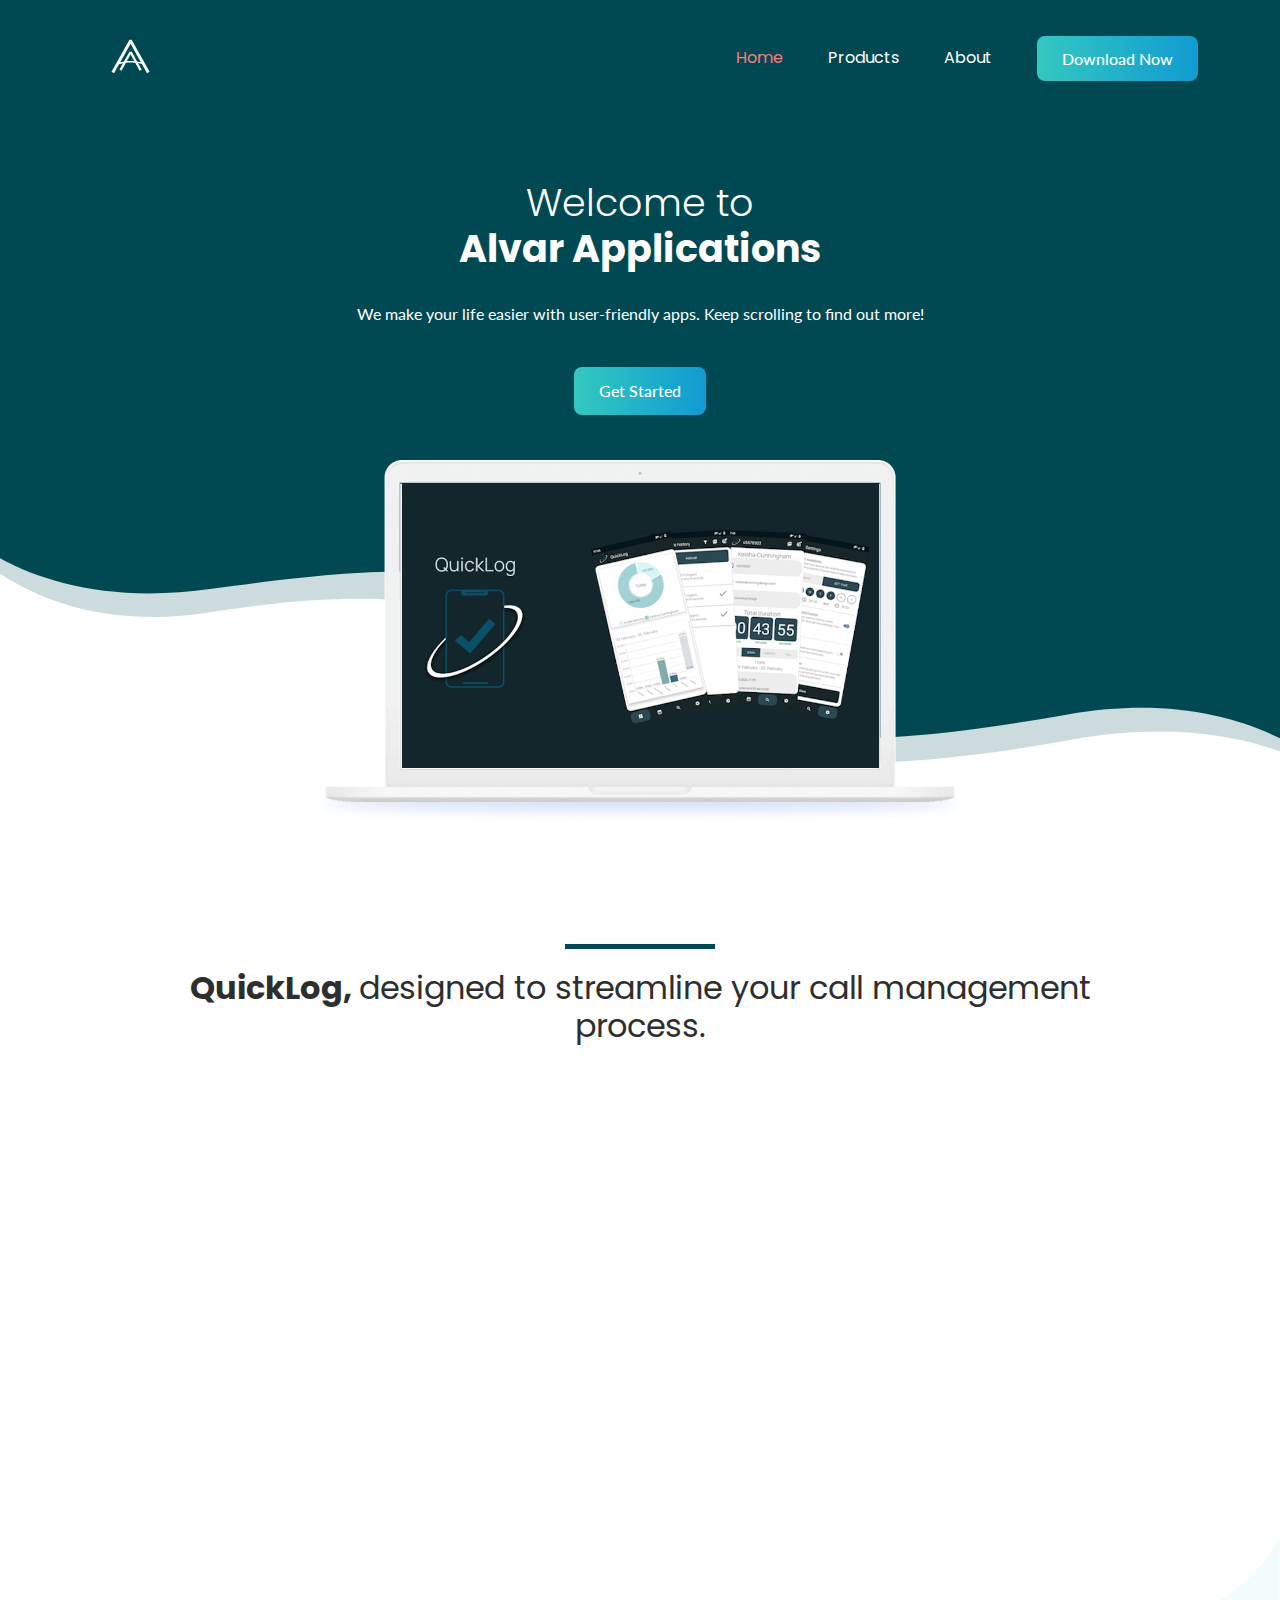
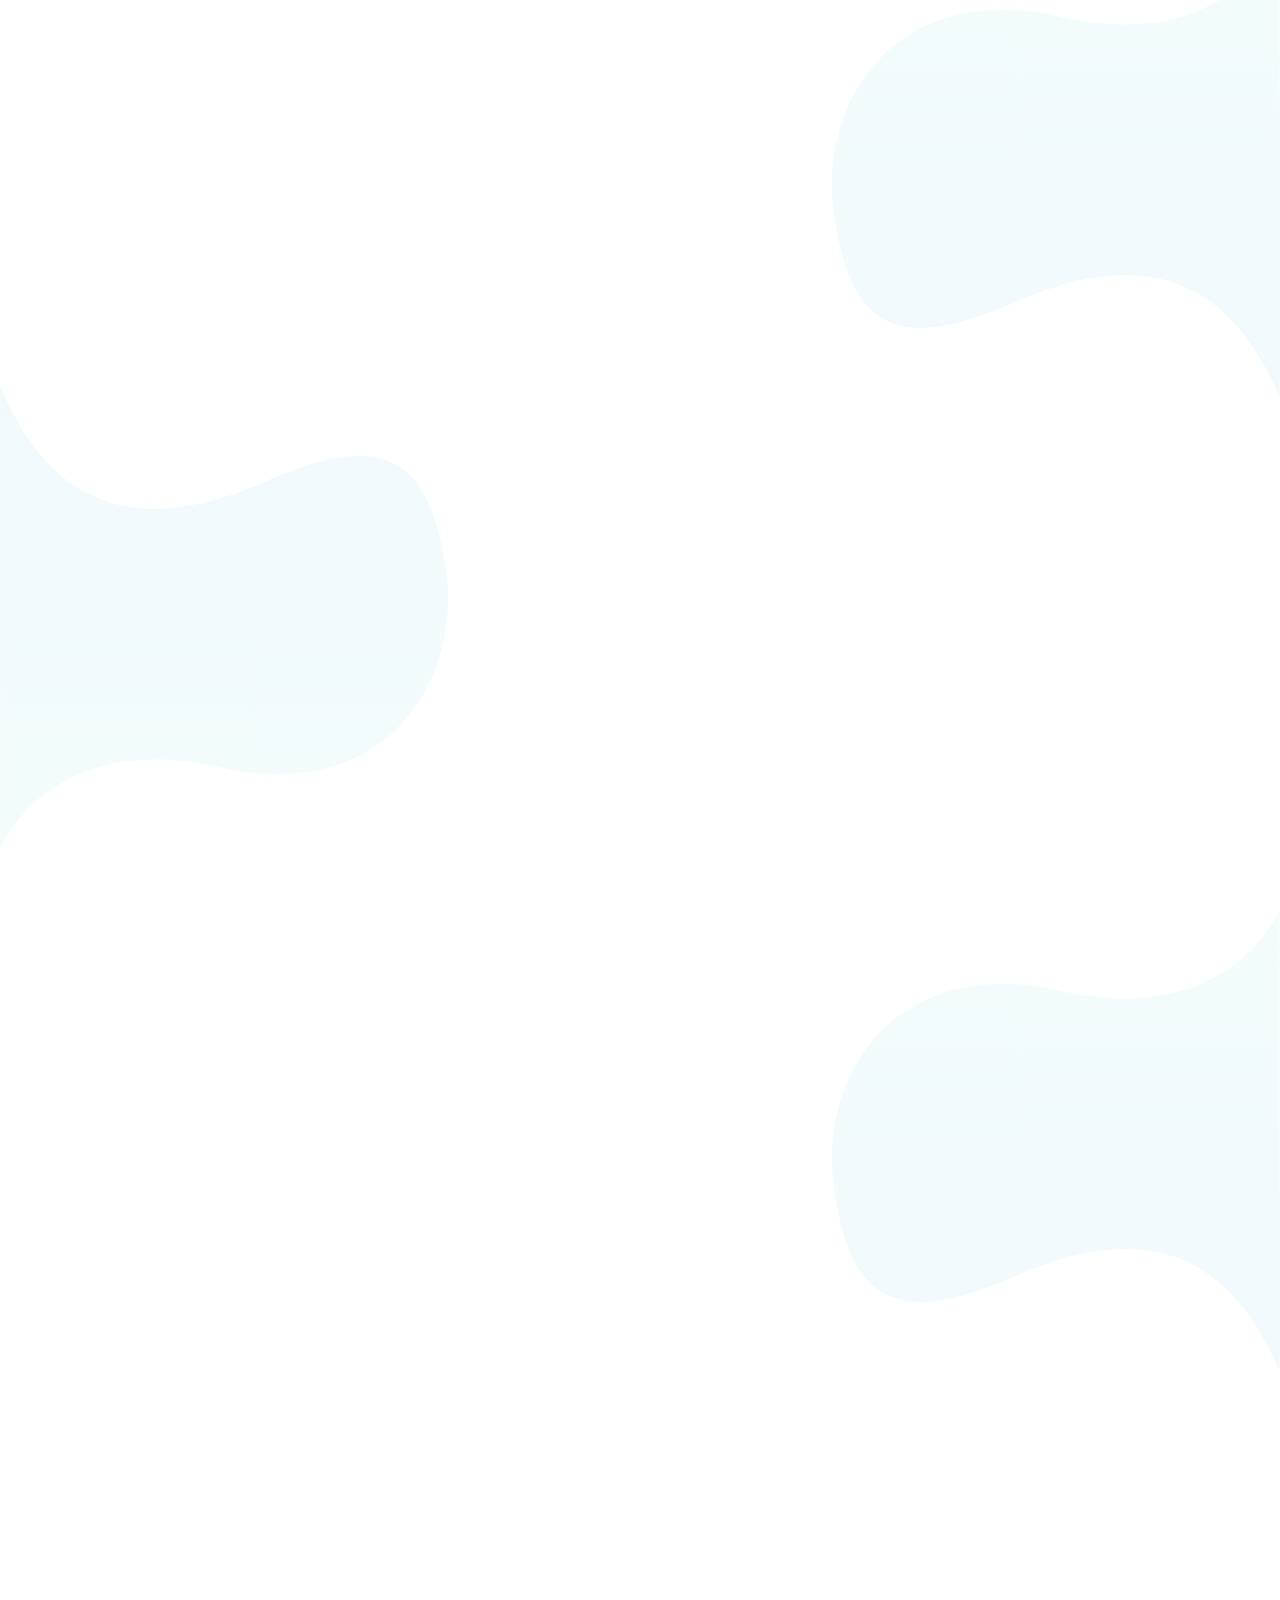
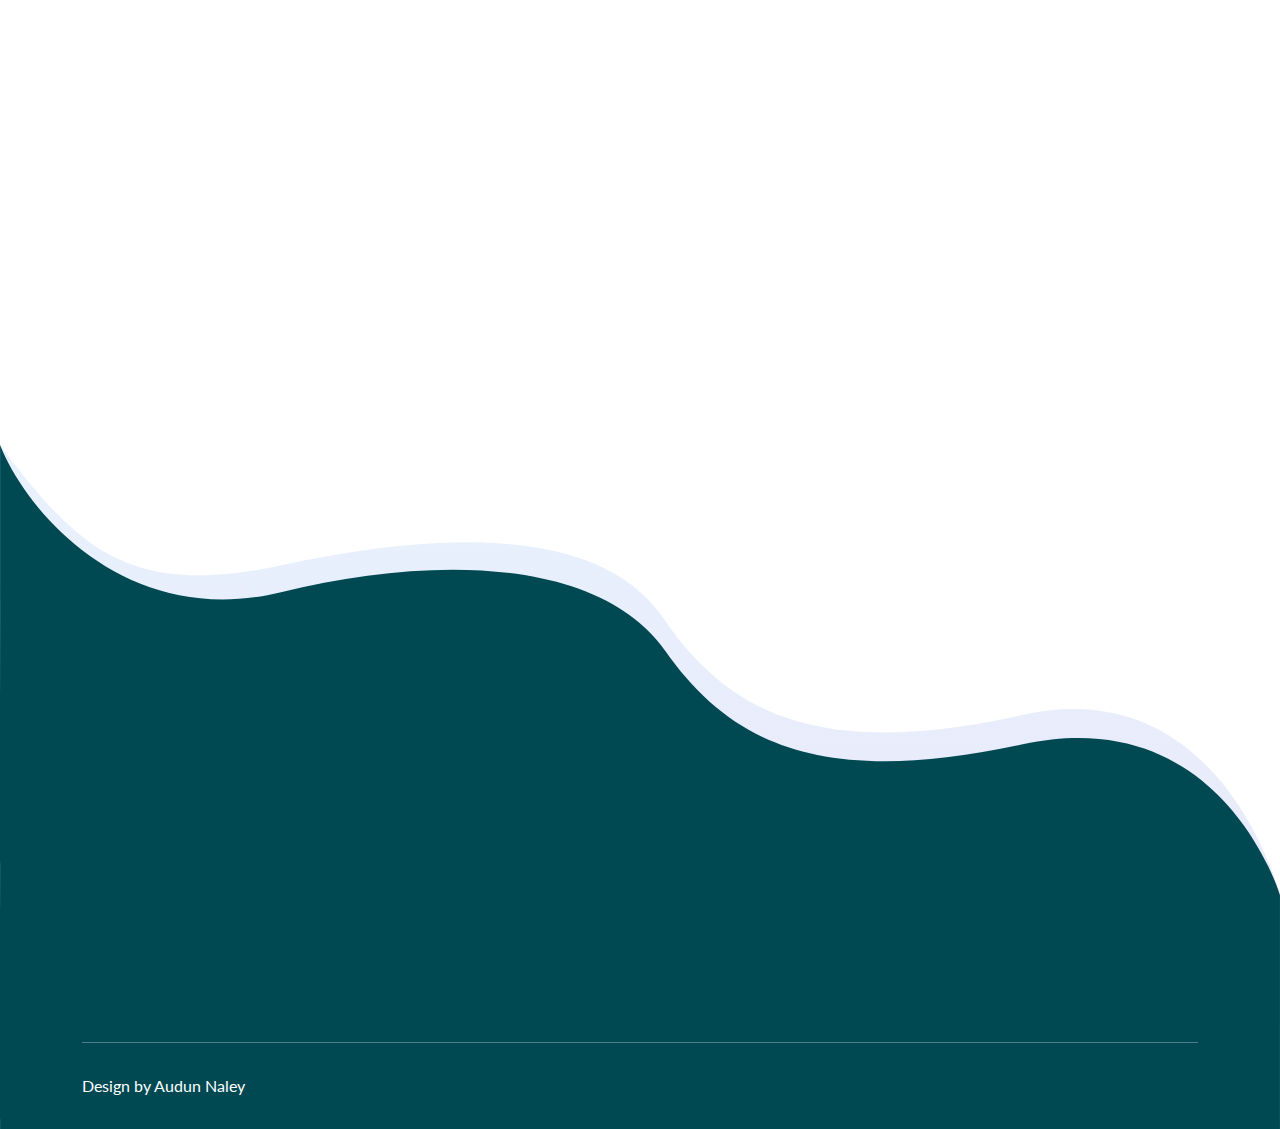
<file: index.html>
<!DOCTYPE html>
<html class="no-js" lang="en">

<head>
  <meta charset="utf-8" />

  <!--====== Title ======-->
  <title>Alvar Applications | QuickLog: Efficient Call Logging for Freelancers & Small Businesses</title>

  <meta name="description" content="Efficiently track and log business calls with QuickLog — perfect for freelancers and small businesses. Download now for seamless call management!" />
  <meta name="keywords" content="QuickLog, call logging app, small business call tracker, freelancer call management, automated call logs, productivity apps, efficient call logging, business apps">
  <meta name="viewport" content="width=device-width, initial-scale=1" />
  <meta name="robots" content="index, follow">
  
  <script type="application/ld+json">
   {
     "@context": "http://schema.org",
     "@type": "SoftwareApplication",
     "name": "QuickLog",
     "operatingSystem": "Android",
     "applicationCategory": "BusinessApplication",
     "description": "QuickLog streamlines call logging for freelancers and small businesses."
   }
   </script>

  <!--====== Favicon ======-->
  <link rel="shortcut icon" href="assets/images/favicon.png" type="image/png" />

  <!--====== CSS ======-->
  <link rel="stylesheet" href="assets/css/animate.css" />
  <link rel="stylesheet" href="assets/css/glightbox.min.css" />
  <link rel="stylesheet" href="assets/css/lineIcons.css" />
  <link rel="stylesheet" href="assets/css/bootstrap.min.css" />
  <link rel="stylesheet" href="assets/css/style.css" />
</head>

<body>

  <!--====== PRELOADER ======-->
  <div class="preloader">
    <div class="loader">
      <div class="spinner">
        <div class="spinner-container">
          <div class="spinner-rotator">
            <div class="spinner-left">
              <div class="spinner-circle"></div>
            </div>
            <div class="spinner-right">
              <div class="spinner-circle"></div>
            </div>
          </div>
        </div>
      </div>
    </div>
  </div>

  <!--====== HEADER  ======-->
  <header class="header-area">
    <div class="navbar-area">
      <div class="container">
        <div class="row">
          <div class="col-lg-12">
            <nav class="navbar navbar-expand-lg">
              <a class="navbar-brand" href="index.html">
                <img src="assets/images/logo/alvar-logo-white.svg" alt="Alvar Applications | Logo" style="width:5em" />
              </a>
              <button class="navbar-toggler" type="button" data-bs-toggle="collapse"
                data-bs-target="#navbarSupportedContent" aria-controls="navbarSupportedContent" aria-expanded="false"
                aria-label="Toggle navigation">
                <span class="toggler-icon"> </span>
                <span class="toggler-icon"> </span>
                <span class="toggler-icon"> </span>
              </button>

              <div class="collapse navbar-collapse sub-menu-bar" id="navbarSupportedContent">
                <ul id="nav" class="navbar-nav ms-auto">
                  <li class="nav-item">
                    <a class="page-scroll active" href="#home">Home</a>
                  </li>
                  <li class="nav-item">
                    <a class="page-scroll" href="#products">Products</a>
                  </li>
                  <li class="nav-item">
                    <a class="page-scroll" href="#footer">About</a>
                  </li>
                  <!--<li class="nav-item">
                    <a class="page-scroll" href="#facts">Facts</a>
                  </li>-->
                </ul>
              </div>

              <div class="navbar-btn d-none d-sm-inline-block">
                <a class="main-btn" data-scroll-nav="0" rel="nofollow" href="https://play.google.com/store/apps/details?id=com.alvarApplications.QuickLog">
                  Download Now
                </a>
              </div>
            </nav>

          </div>
        </div>
      </div>
    </div>

    <div id="home" class="header-hero bg_cover" style="background-image: url(assets/images/header/banner-bg.svg)">
      <div class="container">
        <div class="row justify-content-center">
          <div class="col-lg-8">
            <div class="header-hero-content text-center">
              <h3 class="header-sub-title wow fadeInUp" data-wow-duration="1.3s" data-wow-delay="0.2s">
                Welcome to 
              </h3>
              <h2 class="header-title wow fadeInUp" data-wow-duration="1.3s" data-wow-delay="0.5s">
                Alvar Applications
              </h2>
              <p class="text wow fadeInUp" data-wow-duration="1.3s" data-wow-delay="0.8s">
                We make your life easier with user-friendly apps. Keep scrolling to find out more!
              </p>
              <a href="javascript:void(0)" class="main-btn wow fadeInUp" data-wow-duration="1.3s" data-wow-delay="1.1s">
                Get Started
              </a>
            </div>
          </div>
        </div>
        <div class="row">
          <div class="col-lg-12">
            <div class="header-hero-image text-center wow fadeIn" data-wow-duration="1.3s" data-wow-delay="1.4s">
              <img src="assets/images/header/header-hero2.png" alt="QuickLog | Promo image" />
            </div>
          </div>
        </div>
      </div>
    </div>
  </header>

  <!--====== SERVICES PART ======-->
  <section id="products" class="services-area pt-120">
    <div class="container">
      <div class="row justify-content-center">
        <div class="col-lg-10">
          <div class="section-title text-center pb-40">
            <div class="line m-auto"></div>
            <h3 class="title">
              QuickLog,
              <span> designed to streamline your call management process.</span>
            </h3>
          </div>
        </div>
      </div>
      <div class="row justify-content-center">
        <div class="col-lg-4 col-md-7 col-sm-8">
          <div class="single-services text-center mt-30 wow fadeIn" data-wow-duration="1s" data-wow-delay="0.2s">
            <div class="services-icon">
              <img class="shape" src="assets/images/services/services-shape.svg" alt="shape" />
              <img class="shape-1" src="assets/images/services/services-shape-1.svg" alt="shape" />
              <i class="lni lni-baloon"> </i>
            </div>
            <div class="services-content mt-30">
              <h4 class="services-title">
                <a href="#about-1">Efficient</a>
              </h4>
              <p class="text">
                Maximize your productivity with our lightning-fast, efficient performance.
              </p>
              <a class="more" href="#about-1">Learn More <i class="lni lni-chevron-right"> </i>
              </a>
            </div>
          </div>
        </div>
        <div class="col-lg-4 col-md-7 col-sm-8">
          <div class="single-services text-center mt-30 wow fadeIn" data-wow-duration="1s" data-wow-delay="0.5s">
            <div class="services-icon">
              <img class="shape" src="assets/images/services/services-shape.svg" alt="shape" />
              <img class="shape-1" src="assets/images/services/services-shape-2.svg" alt="shape" />
              <i class="lni lni-cog"> </i>
            </div>
            <div class="services-content mt-30">
              <h4 class="services-title">
                <a href="#about-2">Clean design</a>
              </h4>
              <p class="text">
                Enjoy a visually appealing interface with our clean and intuitive design.
              </p>
              <a class="more" href="#about-2">Learn More <i class="lni lni-chevron-right"> </i>
              </a>
            </div>
          </div>
        </div>
        <div class="col-lg-4 col-md-7 col-sm-8">
          <div class="single-services text-center mt-30 wow fadeIn" data-wow-duration="1s" data-wow-delay="0.8s">
            <div class="services-icon">
              <img class="shape" src="assets/images/services/services-shape.svg" alt="shape" />
              <img class="shape-1" src="assets/images/services/services-shape-3.svg" alt="shape" />
              <i class="lni lni-bolt-alt"> </i>
            </div>
            <div class="services-content mt-30">
              <h4 class="services-title">
                <a href="#about-3">User-friendly</a>
              </h4>
              <p class="text">
                Experience effortless usability with our app's user-friendly features.
              </p>
              <a class="more" href="#about-3">Learn More <i class="lni lni-chevron-right"> </i>
              </a>
            </div>
          </div>
        </div>
      </div>
    </div>
  </section>

  <section id="about">
    <!--====== ABOUT ======-->
    <section id="about-1">
      <div class="about-area pt-70">
        <div class="container">
          <div class="row">
            <div class="col-lg-6">
              <div class="about-content mt-50 wow fadeInLeftBig" data-wow-duration="1s" data-wow-delay="0.5s">
                <div class="section-title">
                  <div class="line"></div>
                  <h3 class="title">
                    Efficient
                  </h3>
                </div>
                <p class="text">
                  Our app is designed to maximize your productivity with lightning-fast performance and seamless functionality. 
                  Efficiently log calls that need to be charged, generate detailed reports, 
                  and easily get an overview of billable calls. 
                  Say goodbye to lag and hello to a smoother, more efficient experience that keeps you ahead of the curve.
                </p>
                <a href="https://play.google.com/store/apps/details?id=com.alvarApplications.QuickLog" class="main-btn">Try it Free</a>
              </div>
            </div>
            <div class="col-lg-6">
              <div class="about-image text-center mt-50 wow fadeInRightBig" data-wow-duration="1s" data-wow-delay="0.5s">
                <img src="assets/images/about/about1.svg" alt="about" />
              </div>
            </div>
          </div>
        </div>
        <div class="about-shape-1">
          <img src="assets/images/about/about-shape-1.svg" alt="shape" />
        </div>
      </div>
    </section>

    <!--====== ABOUT ======-->
    <section id="about-2">
      <div class="about-area pt-70">
        <div class="about-shape-2">
          <img src="assets/images/about/about-shape-2.svg" alt="shape" />
        </div>
        <div class="container">
          <div class="row align-items-center">
            <div class="col-lg-6 order-lg-last">
              <div class="about-content ms-lg-auto mt-50 wow fadeInLeftBig" data-wow-duration="1s" data-wow-delay="0.5s">
                <div class="section-title">
                  <div class="line"></div>
                  <h3 class="title">
                    Clean design
                  </h3>
                </div>
                <p class="text">
                  Experience the beauty of simplicity with our app's clean and intuitive design. 
                  We've crafted a visually appealing interface that is both aesthetically pleasing and easy to navigate. 
                  With minimalistic layouts and thoughtfully placed elements, you can focus on what matters most without any distractions. 
                  Enjoy a streamlined user experience that looks as good as it feels.
                </p>
                <a href="https://play.google.com/store/apps/details?id=com.alvarApplications.QuickLog" class="main-btn">Try it Free</a>
              </div>
            </div>
            <div class="col-lg-6 order-lg-first">
              <div class="about-image text-center mt-50 wow fadeInRightBig" data-wow-duration="1s" data-wow-delay="0.5s">
                <img src="assets/images/about/about2.svg" alt="about" />
              </div>
            </div>
          </div>
        </div>
      </div>
    </section>

    <!--====== ABOUT ======-->
    <section id="about-3">
      <div class="about-area pt-70">
        <div class="container">
          <div class="row">
            <div class="col-lg-6">
              <div class="about-content mt-50 wow fadeInLeftBig" data-wow-duration="1s" data-wow-delay="0.5s">
                <div class="section-title">
                  <div class="line"></div>
                  <h3 class="title">
                    User-friendly
                  </h3>
                </div>
                <p class="text">
                  Our app is built with you in mind. From the first tap to the final interaction, 
                  we've prioritized ease of use and accessibility. Whether you're a tech novice or a seasoned pro, 
                  you'll find our app incredibly user-friendly. With clear instructions, intuitive controls, 
                  and helpful prompts, you can start using the app right away and achieve your goals effortlessly.
                </p>
                <a href="https://play.google.com/store/apps/details?id=com.alvarApplications.QuickLog" class="main-btn">Try it Free</a>
              </div>
            </div>
            <div class="col-lg-6">
              <div class="about-image text-center mt-50 wow fadeInRightBig" data-wow-duration="1s" data-wow-delay="0.5s">
                <img src="assets/images/about/about3.svg" alt="about" />
              </div>
            </div>
          </div>
        </div>
        <div class="about-shape-1">
          <img src="assets/images/about/about-shape-1.svg" alt="shape" />
        </div>
      </div>
    </section>
  </section>

  <!--====== VIDEO COUNTER ======-->
  <section id="facts" class="video-counter pt-70">
    <div class="container">
      <div class="row justify-content-sm-center">
        <!--<div class="col-lg-6 order-lg-last">
          <div class="counter-wrapper mt-50 wow fadeIn" data-wow-duration="1s" data-wow-delay="0.8s">
            <div class="counter-content">
              <div class="section-title">
                <div class="line"></div>
                <h3 class="title">Cool facts <span> about this app</span></h3>
              </div>
              <p class="text">
                Lorem ipsum dolor sit amet, consetetur sadipscing elitr, seiam
                nonumy eirmod tempor invidunt ut labore et dolore magna
                aliquyam erat, sed diam voluptua.
              </p>
            </div>
            <div class="row no-gutters">
              <div class="col-4">
                <div class="
                      single-counter
                      counter-color-1
                      d-flex
                      align-items-center
                      justify-content-center
                    ">
                  <div class="counter-items text-center">
                    <span class="count countup text-uppercase" cup-end="125"></span>

                    <p class="text">Downloads</p>
                  </div>
                </div>
              </div>
              <div class="col-4">
                <div class="
                      single-counter
                      counter-color-2
                      d-flex
                      align-items-center
                      justify-content-center
                    ">
                  <div class="counter-items text-center">
                    <span class="count countup text-uppercase" cup-end="87"></span>
                    <p class="text">Active Users</p>
                  </div>
                </div>
              </div>
              <div class="col-4">
                <div class="
                      single-counter
                      counter-color-3
                      d-flex
                      align-items-center
                      justify-content-center
                    ">
                  <div class="counter-items text-center">
                    <span class="count countup text-uppercase" cup-end="59"></span>
                    <p class="text">User Rating</p>
                  </div>
                </div>
              </div>
            </div>
          </div>
        </div>-->
        <div class="col-lg-6">
          <div class="video-content mt-50 wow fadeIn" data-wow-duration="1s" data-wow-delay="0.5s">
            <img class="dots" src="assets/images/video/dots.svg" alt="QuickLog | Promo video, Call Management, " />
            <div class="video-wrapper">
              <div class="video-image">
                <img src="assets/images/video/video.png" alt="video" />
              </div>
              <div class="video-icon">
                <a href="https://www.youtube.com/watch?v=CFIyr2A_Db0" class="video-popup glightbox">
                  <i class="lni lni-play"> </i>
                </a>
              </div>
            </div>
          </div>
        </div>
      </div>
    </div>
  </section>

  <!--====== FOOTER ======-->
  <footer id="footer" class="footer-area pt-120">
    <div class="container">
      <br><br><br><br>
      <!--<div class="subscribe-area wow fadeIn" data-wow-duration="1s" data-wow-delay="0.5s">
        <div class="row">
          <div class="col-lg-6">
            <div class="subscribe-content mt-45">
              <h2 class="subscribe-title">
                Subscribe to our newsletter <span>get regular updates</span>
              </h2>
            </div>
          </div>
          <div class="col-lg-6">
            <div class="subscribe-form mt-50">
              <form action="#">
                <input type="text" placeholder="Enter email" />
                <button class="main-btn">Subscribe</button>
              </form>
            </div>
          </div>
        </div>
      </div>-->
      <div class="footer-widget pb-100">
        <div class="row">
          <div class="col-lg-4 col-md-6 col-sm-8">
            <div class="footer-about mt-50 wow fadeIn" data-wow-duration="1s" data-wow-delay="0.2s">
              <span class="logo">
                <img src="assets/images/footer/alvar.svg" alt="Alvar Applications" />
              </span>
              <p class="text">
                We make your life easier with user-friendly apps.
              </p>
              <!--<ul class="social">
                <li>
                  <a href="javascript:void(0)">
                    <i class="lni lni-facebook-filled"> </i>
                  </a>
                </li>
                <li>
                  <a href="javascript:void(0)">
                    <i class="lni lni-twitter-filled"> </i>
                  </a>
                </li>
                <li>
                  <a href="javascript:void(0)">
                    <i class="lni lni-instagram-filled"> </i>
                  </a>
                </li>
                <li>
                  <a href="javascript:void(0)">
                    <i class="lni lni-linkedin-original"> </i>
                  </a>
                </li>
              </ul>-->
            </div>
          </div>
          <div class="col-lg-5 col-md-7 col-sm-12">
            <div class="footer-link d-flex mt-50 justify-content-sm-between">
              <div class="link-wrapper wow fadeIn" data-wow-duration="1s" data-wow-delay="0.4s">
                <div class="footer-title">
                  <h4 class="title">Resources</h4>
                </div>
                <ul class="link">
                  <li><a href="https://www.youtube.com/watch?v=CFIyr2A_Db0" target="_blank">Guide</a></li>
                  <li><a href="privacypolicy.html">Privacy Policy</a></li>
                  <!--<li><a href="javascript:void(0)">Refund Policy</a></li>-->
                  <!--<li><a href="javascript:void(0)">Terms of Service</a></li>-->
                  <!--<li><a href="javascript:void(0)">Pricing</a></li>-->
                </ul>
              </div>
              <div class="link-wrapper wow fadeIn" data-wow-duration="1s" data-wow-delay="0.6s">
                <div class="footer-title">
                  <h4 class="title">Shortcuts</h4>
                </div>
                <ul class="link">
                  <li><a href="#home">Home</a></li>
                  <li><a href="#products">Products</a></li>
                  <li><a href="#footer">About</a></li>
                </ul>
              </div>
            </div>
          </div>
          <div class="col-lg-3 col-md-5 col-sm-12">
            <div class="link-wrapper footer-contact mt-50 wow fadeIn" data-wow-duration="1s" data-wow-delay="0.8s">
              <div class="footer-title">
                <h4 class="title">Contact Us</h4>
              </div>
              <ul class="link contact">
                <li><a href="https://www.alvar-applications.com">www.alvar-applications.com</a></li>
                <li><a href="mailto:applications.alvar@gmail.com">applications.alvar@gmail.com</a></li>
              </ul>
            </div>
          </div>
        </div>
      </div>
      <div class="footer-copyright">
        <div class="row">
          <div class="col-lg-12">
            <div class="copyright d-sm-flex justify-content-between">
              <div class="copyright-content">
                <p class="text">
                  Design by Audun Naley
                </p>
              </div>
            </div>
          </div>
        </div>
      </div>
    </div>
  </footer>

  <!--====== BACK TOP TOP ======-->
  <a href="#" class="back-to-top"> <i class="lni lni-chevron-up"> </i> </a>

  <!--====== Javascript Files ======-->
  <script src="assets/js/bootstrap.bundle.min.js"></script>
  <script src="assets/js/wow.min.js"></script>
  <script src="assets/js/glightbox.min.js"></script>
  <script src="assets/js/count-up.min.js"></script>
  <script src="assets/js/particles.min.js"></script>
  <script src="assets/js/main.js"></script>
</body>

</html>
</file>
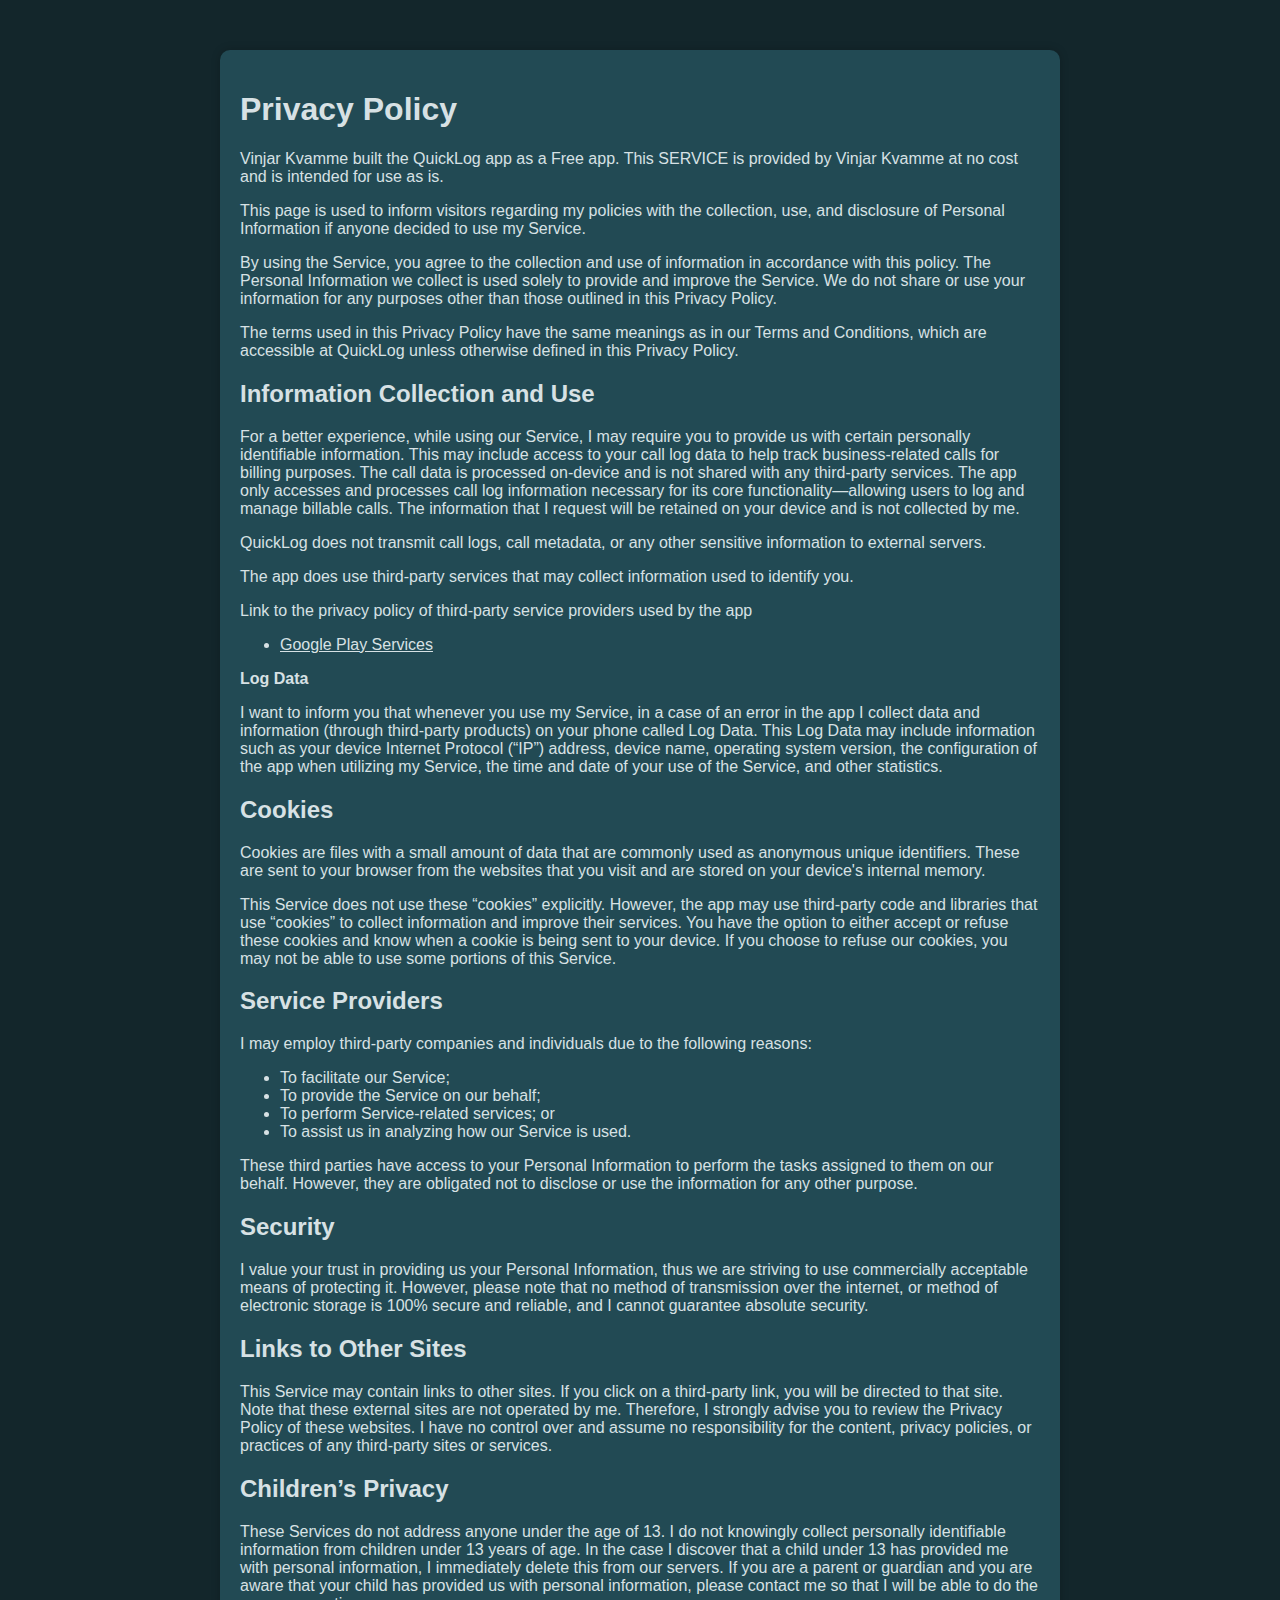
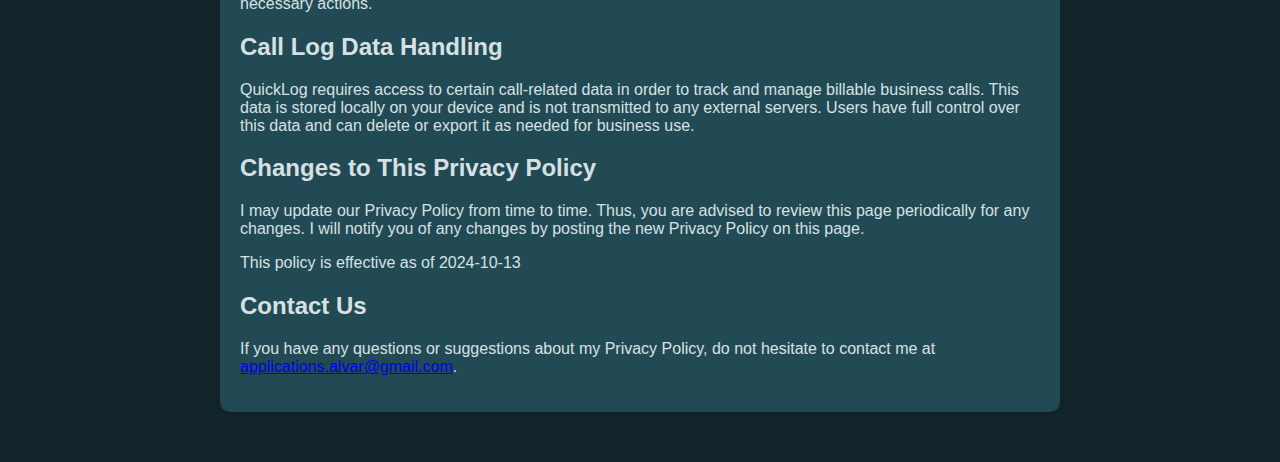
<file: privacypolicy.html>
<!DOCTYPE html>
<html>
<head>
    <meta charset="UTF-8">
    <title>Privacy Policy</title>
    <style>
        body {
            background-color: #13262B; /* Change to your desired background color */
            font-family: Arial, sans-serif;
            color: #D7E1E4;
            margin: 0;
            padding: 0;
        }
        .container {
            background-color: #224A54; /* Change to your desired background color */
            padding: 20px;
            border-radius: 10px;
            box-shadow: 0px 0px 10px rgba(0, 0, 0, 0.2);
            max-width: 800px;
            margin: 50px auto;
        }
        .link {
            color: #D7E1E4;
        }
    </style>
</head>
<body>
   <div class="container">
      <h1>Privacy Policy</h1>
      <p>
         Vinjar Kvamme built the QuickLog app as
         a Free app. This SERVICE is provided by
         Vinjar Kvamme at no cost and is intended for use as
         is.
      </p>
      <p>
         This page is used to inform visitors regarding my
         policies with the collection, use, and disclosure of Personal
         Information if anyone decided to use my Service.
      </p>
      <p>
         By using the Service, you agree to the collection and use of information in accordance with this policy. 
	 The Personal Information we collect is used solely to provide and improve the Service. 
	 We do not share or use your information for any purposes other than those outlined in this Privacy Policy.
      </p>
      <p>
         The terms used in this Privacy Policy have the same meanings
         as in our Terms and Conditions, which are accessible at
         QuickLog unless otherwise defined in this Privacy Policy.
      </p>
      <p>
      <h2>Information Collection and Use</h2>
      </p> 
      <p>
         For a better experience, while using our Service, I may require you to provide us with certain personally identifiable information. 
         This may include access to your call log data to help track business-related calls for billing purposes. 
         The call data is processed on-device and is not shared with any third-party services. 
         The app only accesses and processes call log information necessary for its core functionality—allowing users to log and manage billable calls. 
         The information that I request will be retained on your device and is not collected by me.
      </p>
      <div>
         <p>
            QuickLog does not transmit call logs, call metadata, or any other sensitive information to external servers.
         </p>
         <p>
            The app does use third-party services that may collect information used to identify you.
         </p>
         <p>
            Link to the privacy policy of third-party service providers used
            by the app
         </p>
         <ul>
            <li><a class="link" href="https://www.google.com/policies/privacy/" target="_blank" rel="noopener noreferrer">Google Play Services</a></li>
         </ul>
      </div>
      <p><strong>Log Data</strong></p>
      <p>
         I want to inform you that whenever you
         use my Service, in a case of an error in the app
         I collect data and information (through third-party
         products) on your phone called Log Data. This Log Data may
         include information such as your device Internet Protocol
         (“IP”) address, device name, operating system version, the
         configuration of the app when utilizing my Service,
         the time and date of your use of the Service, and other
         statistics.
      </p>
      <p>
      <h2>Cookies</h2>
      </p> 
      <p>
         Cookies are files with a small amount of data that are
         commonly used as anonymous unique identifiers. These are sent
         to your browser from the websites that you visit and are
         stored on your device's internal memory.
      </p>
      <p>
         This Service does not use these “cookies” explicitly. However,
         the app may use third-party code and libraries that use
         “cookies” to collect information and improve their services.
         You have the option to either accept or refuse these cookies
         and know when a cookie is being sent to your device. If you
         choose to refuse our cookies, you may not be able to use some
         portions of this Service.
      </p>
      <p>
      <h2>Service Providers</h2>
      </p> 
      <p>
         I may employ third-party companies and
         individuals due to the following reasons:
      </p>
      <ul>
         <li>To facilitate our Service;</li>
         <li>To provide the Service on our behalf;</li>
         <li>To perform Service-related services; or</li>
         <li>To assist us in analyzing how our Service is used.</li>
      </ul>
      <p>
         These third parties have access to your Personal
         Information to perform the tasks assigned to
         them on our behalf. However, they are obligated not to
         disclose or use the information for any other purpose.
      </p>
      <p>
      <h2>Security</h2>
      </p> 
      <p>
         I value your trust in providing us your
         Personal Information, thus we are striving to use commercially
         acceptable means of protecting it. However, please note that no method
         of transmission over the internet, or method of electronic
         storage is 100% secure and reliable, and I cannot
         guarantee absolute security.
      </p>
      <p>
      <h2>Links to Other Sites</h2>
      </p> 
      <p>
         This Service may contain links to other sites. If you click on
         a third-party link, you will be directed to that site. Note
         that these external sites are not operated by me.
         Therefore, I strongly advise you to review the
         Privacy Policy of these websites. I have
         no control over and assume no responsibility for the content,
         privacy policies, or practices of any third-party sites or
         services.
      </p>
      <p>
      <h2>Children’s Privacy</h2>
      </p> 
      <div>
         <p>
            These Services do not address anyone under the age of 13.
            I do not knowingly collect personally
            identifiable information from children under 13 years of age. In the case
            I discover that a child under 13 has provided
            me with personal information, I immediately
            delete this from our servers. If you are a parent or guardian
            and you are aware that your child has provided us with
            personal information, please contact me so that
            I will be able to do the necessary actions.
         </p>
      </div>
      <p>
      <h2>Call Log Data Handling</h2>
      </p> 
      <div>
         <p>
            QuickLog requires access to certain call-related data in order to track and manage billable business calls. This data is stored locally on your device and is not transmitted to any external servers. Users have full control over this data and can delete or export it as needed for business use.
         </p>
      </div>
      <p>
      <h2>Changes to This Privacy Policy</h2>
      </p> 
      <p>
         I may update our Privacy Policy from
         time to time. Thus, you are advised to review this page
         periodically for any changes. I will
         notify you of any changes by posting the new Privacy Policy on
         this page.
      </p>
      <p>This policy is effective as of 2024-10-13</p>
      <p>
      <h2>Contact Us</h2>
      </p> 
      <p>
         If you have any questions or suggestions about my
         Privacy Policy, do not hesitate to contact me at <a href="mailto:applications.alvar@gmail.com">applications.alvar@gmail.com</a>.
      </p>
   </div>
</body>
</html>
</file>
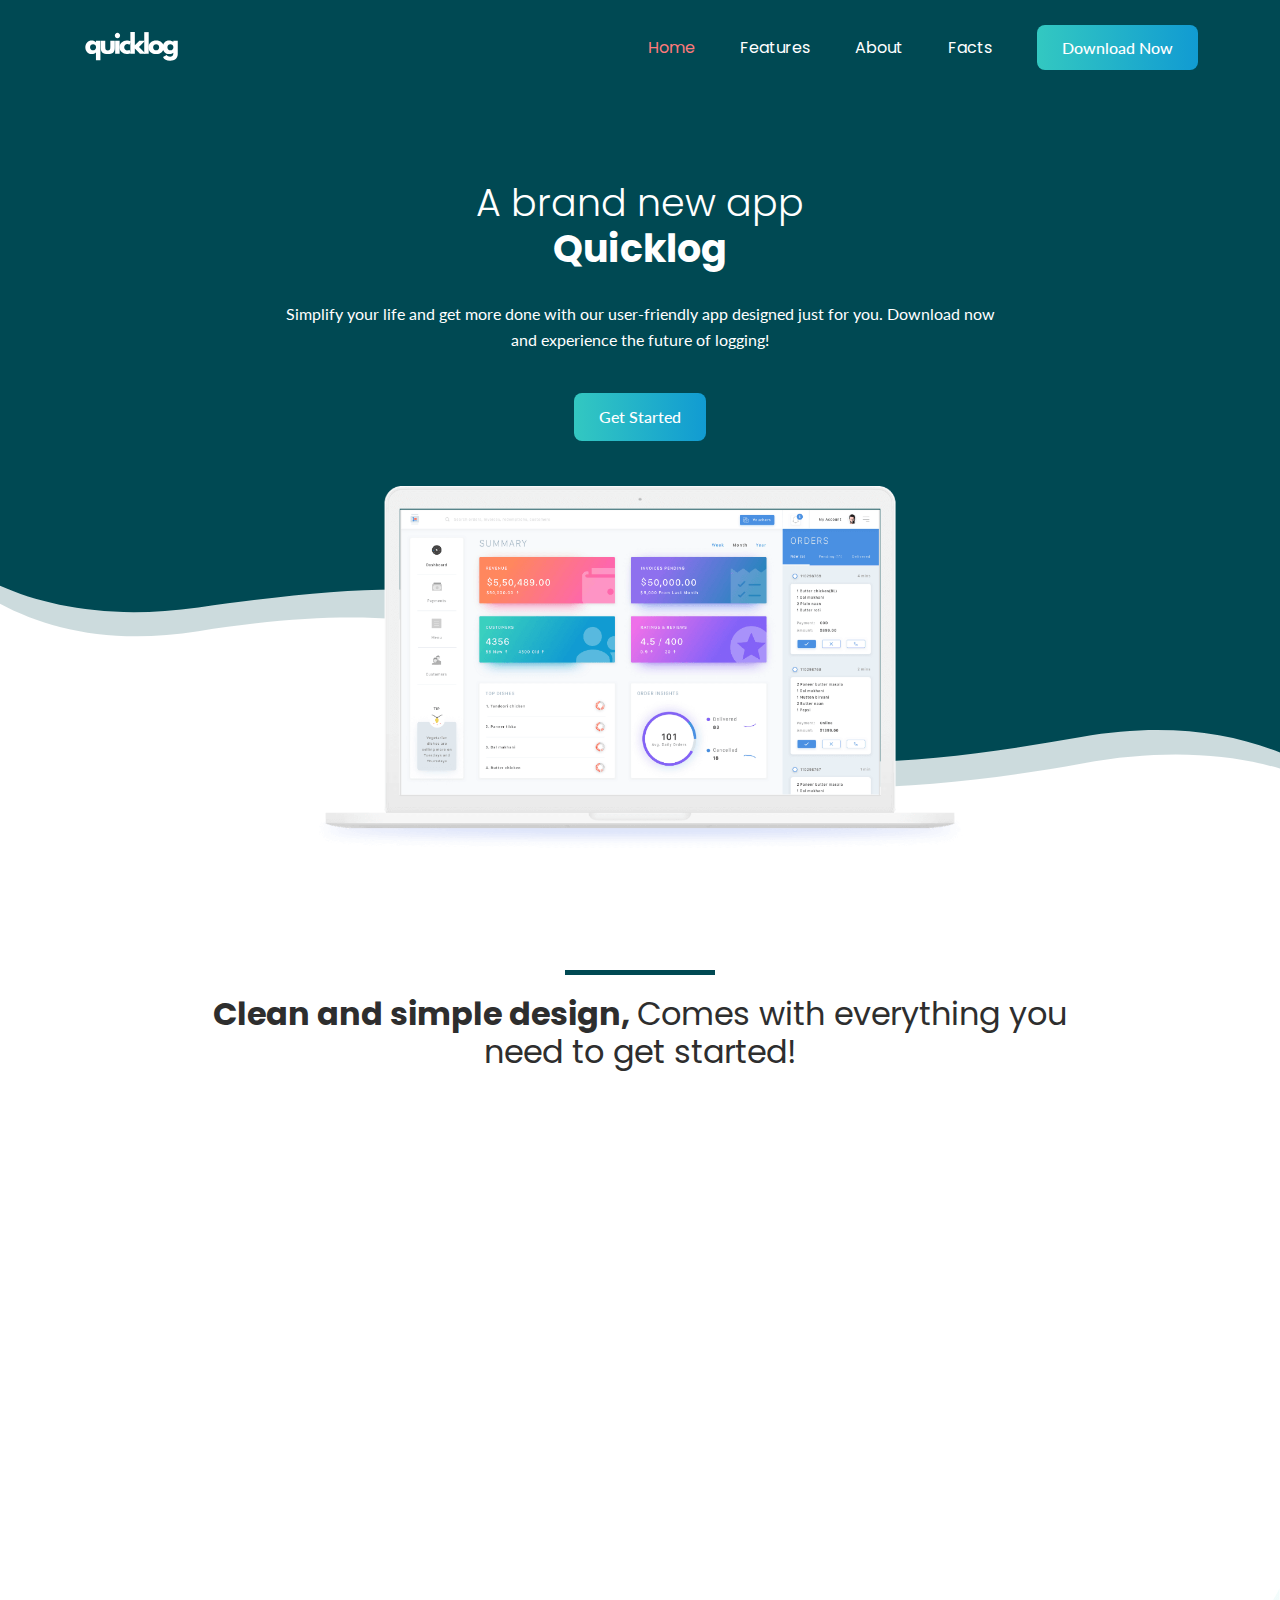
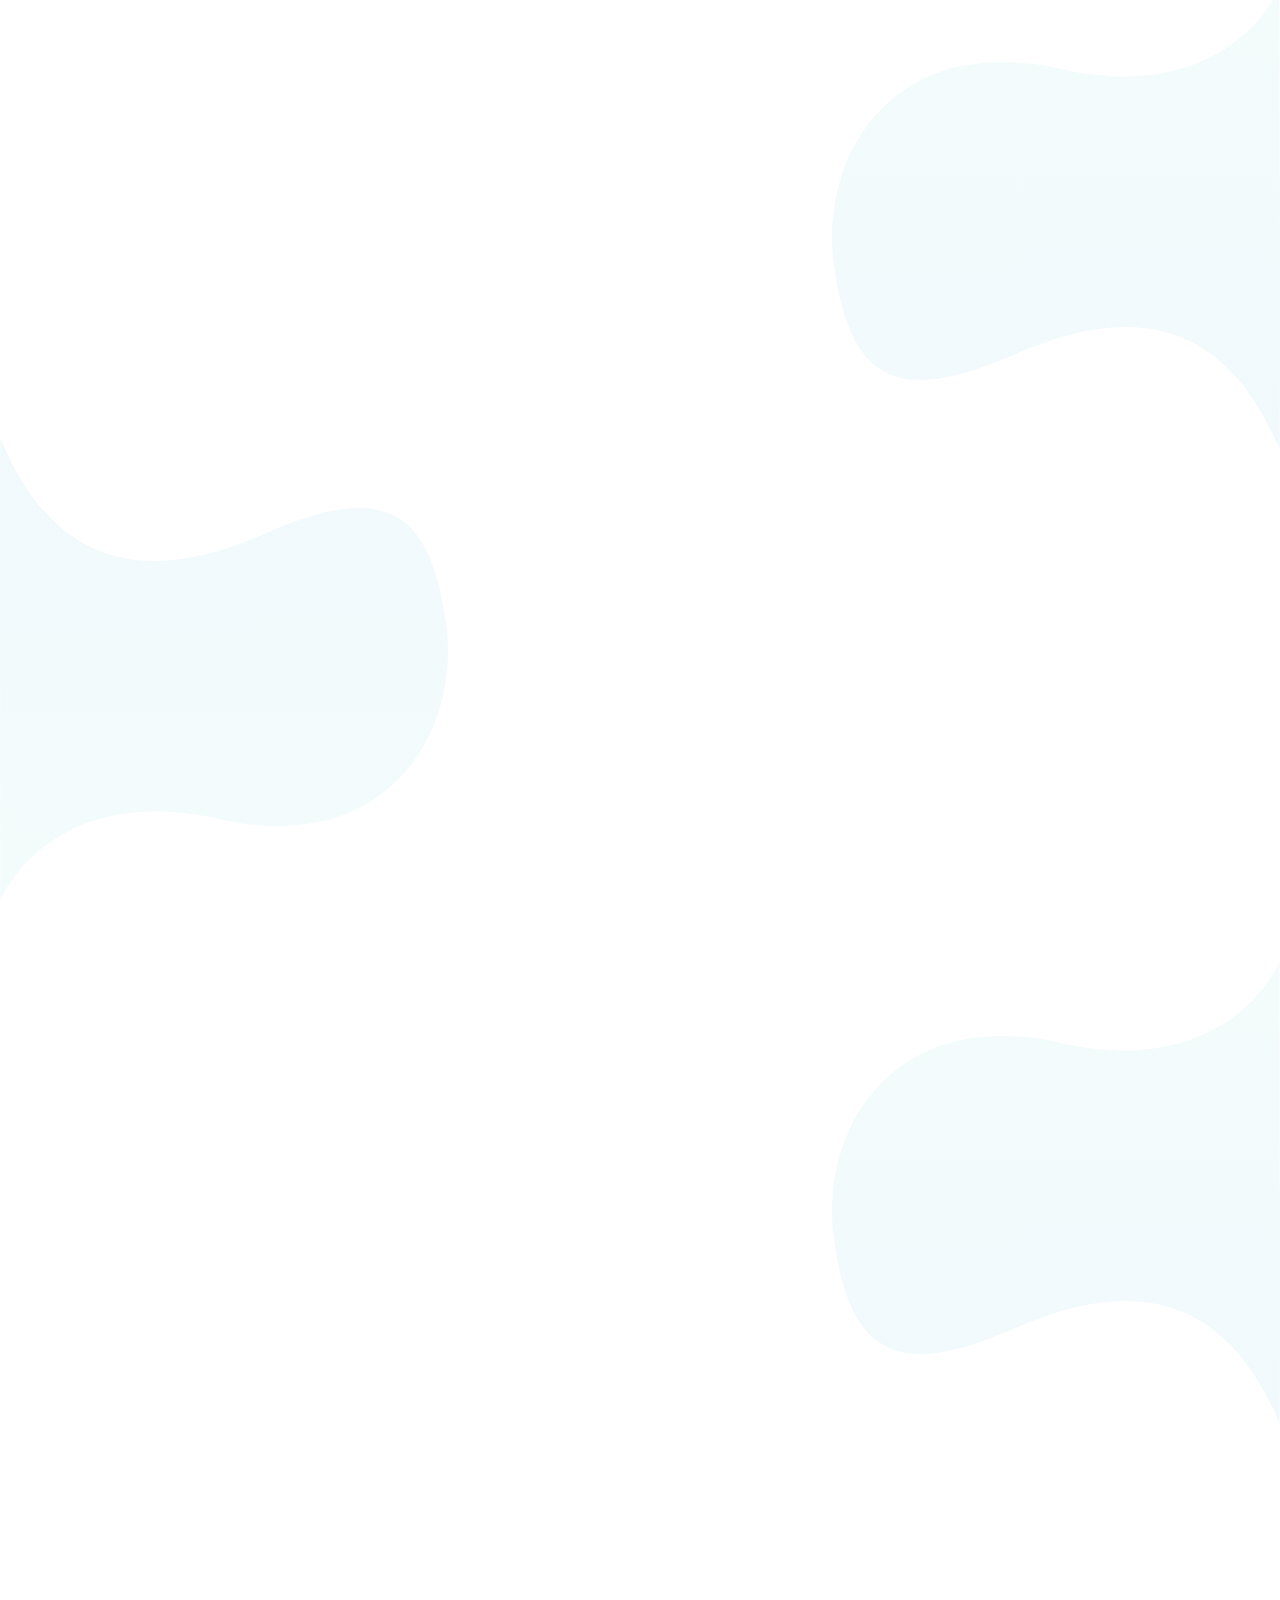
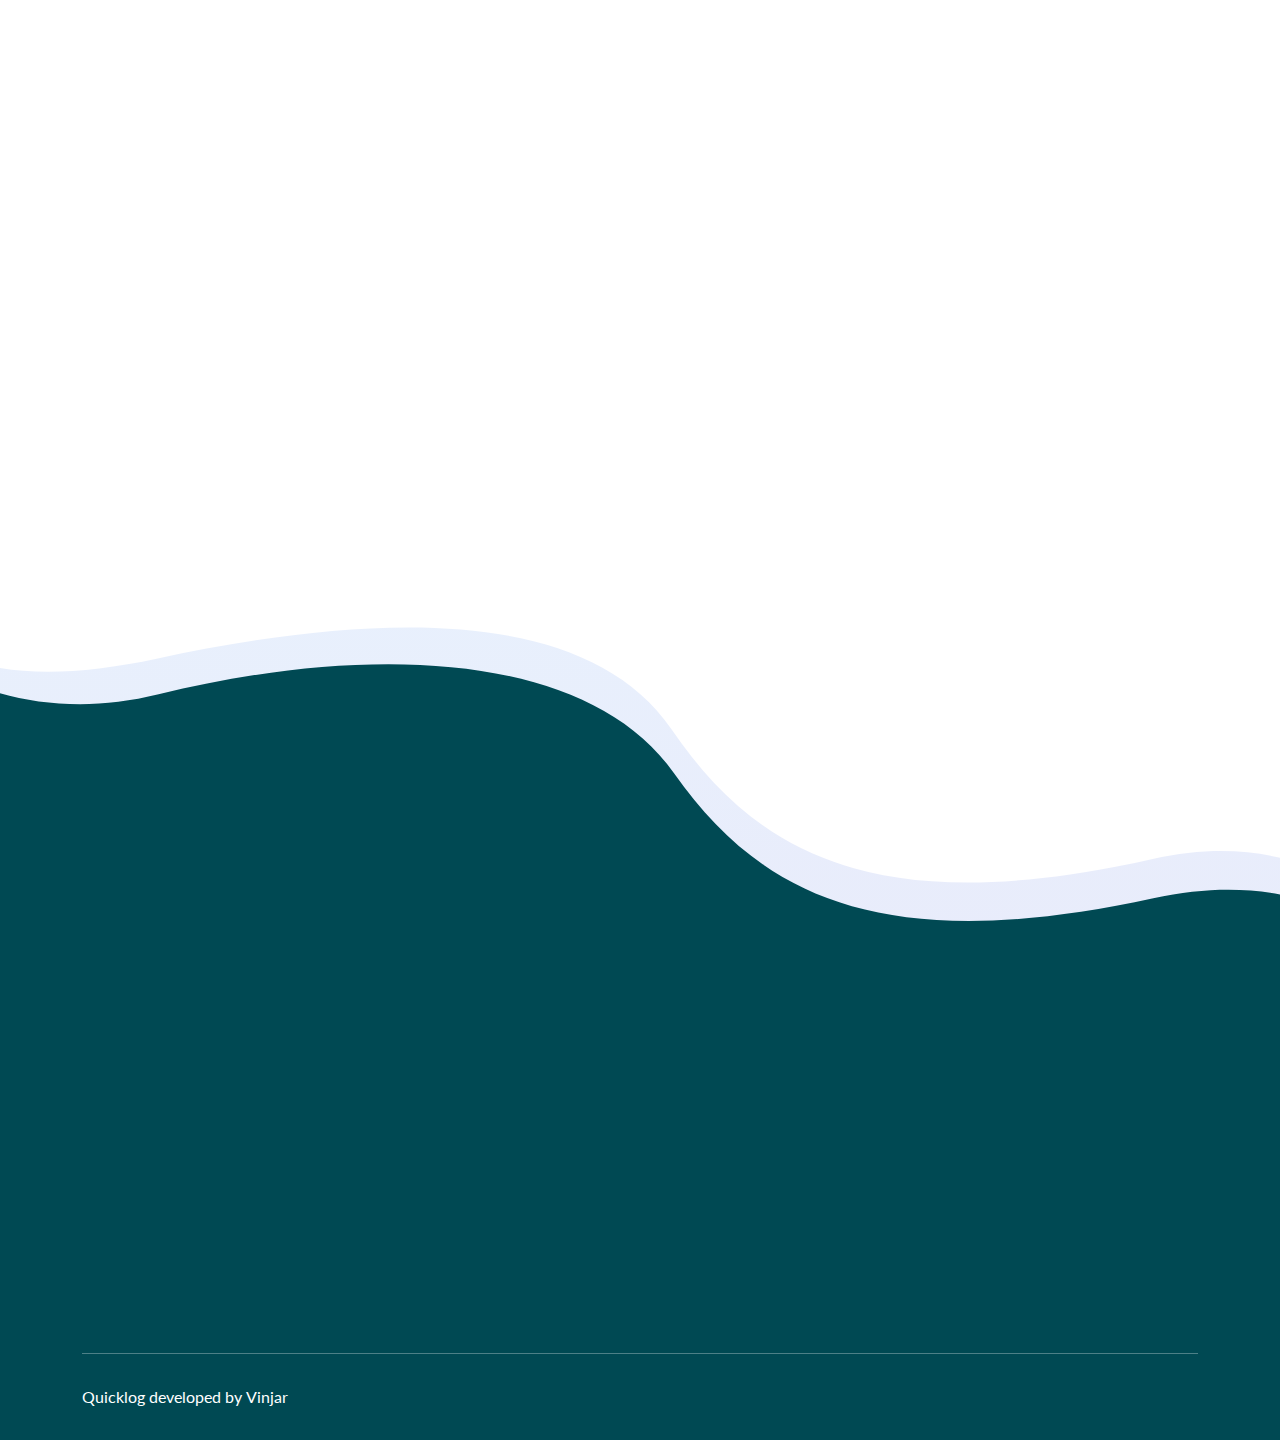
<file: quicklog.html>
<!DOCTYPE html>
<html class="no-js" lang="en">

<head>
  <meta charset="utf-8" />

  <!--====== Title ======-->
  <title>Quicklog</title>

  <meta name="description" content="" />
  <meta name="viewport" content="width=device-width, initial-scale=1" />

  <!--====== Favicon ======-->
  <link rel="shortcut icon" href="assets/images/favicon.png" type="image/png" />

  <!--====== CSS ======-->
  <link rel="stylesheet" href="assets/css/animate.css" />
  <link rel="stylesheet" href="assets/css/glightbox.min.css" />
  <link rel="stylesheet" href="assets/css/lineIcons.css" />
  <link rel="stylesheet" href="assets/css/bootstrap.min.css" />
  <link rel="stylesheet" href="assets/css/style.css" />
</head>

<body>

  <!--====== PRELOADER ======-->
  <div class="preloader">
    <div class="loader">
      <div class="spinner">
        <div class="spinner-container">
          <div class="spinner-rotator">
            <div class="spinner-left">
              <div class="spinner-circle"></div>
            </div>
            <div class="spinner-right">
              <div class="spinner-circle"></div>
            </div>
          </div>
        </div>
      </div>
    </div>
  </div>

  <!--====== HEADER  ======-->
  <header class="header-area">
    <div class="navbar-area">
      <div class="container">
        <div class="row">
          <div class="col-lg-12">
            <nav class="navbar navbar-expand-lg">
              <a class="navbar-brand" href="index.html">
                <img src="assets/images/logo/quicklog-white.svg" alt="Logo" />
              </a>
              <button class="navbar-toggler" type="button" data-bs-toggle="collapse"
                data-bs-target="#navbarSupportedContent" aria-controls="navbarSupportedContent" aria-expanded="false"
                aria-label="Toggle navigation">
                <span class="toggler-icon"> </span>
                <span class="toggler-icon"> </span>
                <span class="toggler-icon"> </span>
              </button>

              <div class="collapse navbar-collapse sub-menu-bar" id="navbarSupportedContent">
                <ul id="nav" class="navbar-nav ms-auto">
                  <li class="nav-item">
                    <a class="page-scroll active" href="#home">Home</a>
                  </li>
                  <li class="nav-item">
                    <a class="page-scroll" href="#features">Features</a>
                  </li>
                  <li class="nav-item">
                    <a class="page-scroll" href="#about">About</a>
                  </li>
                  <li class="nav-item">
                    <a class="page-scroll" href="#facts">Facts</a>
                  </li>
                </ul>
              </div>

              <div class="navbar-btn d-none d-sm-inline-block">
                <a class="main-btn" data-scroll-nav="0" href="#" rel="nofollow">
                  Download Now
                </a>
              </div>
            </nav>

          </div>
        </div>
      </div>
    </div>

    <div id="home" class="header-hero bg_cover" style="background-image: url(assets/images/header/banner-bg.svg)">
      <div class="container">
        <div class="row justify-content-center">
          <div class="col-lg-8">
            <div class="header-hero-content text-center">
              <h3 class="header-sub-title wow fadeInUp" data-wow-duration="1.3s" data-wow-delay="0.2s">
                A brand new app
              </h3>
              <h2 class="header-title wow fadeInUp" data-wow-duration="1.3s" data-wow-delay="0.5s">
                Quicklog
              </h2>
              <p class="text wow fadeInUp" data-wow-duration="1.3s" data-wow-delay="0.8s">
                Simplify your life and get more done with our user-friendly app designed just for you.
                Download now and experience the future of logging!
              </p>
              <a href="javascript:void(0)" class="main-btn wow fadeInUp" data-wow-duration="1.3s" data-wow-delay="1.1s">
                Get Started
              </a>
            </div>
          </div>
        </div>
        <div class="row">
          <div class="col-lg-12">
            <div class="header-hero-image text-center wow fadeIn" data-wow-duration="1.3s" data-wow-delay="1.4s">
              <img src="assets/images/header/header-hero.png" alt="hero" />
            </div>
          </div>
        </div>
      </div>
    </div>
  </header>

  <!--====== SERVICES PART ======-->
  <section id="features" class="services-area pt-120">
    <div class="container">
      <div class="row justify-content-center">
        <div class="col-lg-10">
          <div class="section-title text-center pb-40">
            <div class="line m-auto"></div>
            <h3 class="title">
              Clean and simple design,
              <span> Comes with everything you need to get started!</span>
            </h3>
          </div>
        </div>
      </div>
      <div class="row justify-content-center">
        <div class="col-lg-4 col-md-7 col-sm-8">
          <div class="single-services text-center mt-30 wow fadeIn" data-wow-duration="1s" data-wow-delay="0.2s">
            <div class="services-icon">
              <img class="shape" src="assets/images/services/services-shape.svg" alt="shape" />
              <img class="shape-1" src="assets/images/services/services-shape-1.svg" alt="shape" />
              <i class="lni lni-baloon"> </i>
            </div>
            <div class="services-content mt-30">
              <h4 class="services-title">
                <a href="javascript:void(0)">Efficient</a>
              </h4>
              <p class="text">
                Lorem ipsum dolor sit amet,consetetur sadipscing elitr,
                seddiam nonu eirmod tempor invidunt labore.
              </p>
              <a class="more" href="javascript:void(0)">Learn More <i class="lni lni-chevron-right"> </i>
              </a>
            </div>
          </div>
        </div>
        <div class="col-lg-4 col-md-7 col-sm-8">
          <div class="single-services text-center mt-30 wow fadeIn" data-wow-duration="1s" data-wow-delay="0.5s">
            <div class="services-icon">
              <img class="shape" src="assets/images/services/services-shape.svg" alt="shape" />
              <img class="shape-1" src="assets/images/services/services-shape-2.svg" alt="shape" />
              <i class="lni lni-cog"> </i>
            </div>
            <div class="services-content mt-30">
              <h4 class="services-title">
                <a href="javascript:void(0)">Clean design</a>
              </h4>
              <p class="text">
                Lorem ipsum dolor sit amet,consetetur sadipscing elitr,
                seddiam nonu eirmod tempor invidunt labore.
              </p>
              <a class="more" href="javascript:void(0)">Learn More <i class="lni lni-chevron-right"> </i>
              </a>
            </div>
          </div>
        </div>
        <div class="col-lg-4 col-md-7 col-sm-8">
          <div class="single-services text-center mt-30 wow fadeIn" data-wow-duration="1s" data-wow-delay="0.8s">
            <div class="services-icon">
              <img class="shape" src="assets/images/services/services-shape.svg" alt="shape" />
              <img class="shape-1" src="assets/images/services/services-shape-3.svg" alt="shape" />
              <i class="lni lni-bolt-alt"> </i>
            </div>
            <div class="services-content mt-30">
              <h4 class="services-title">
                <a href="javascript:void(0)">User-friendly</a>
              </h4>
              <p class="text">
                Lorem ipsum dolor sit amet,consetetur sadipscing elitr,
                seddiam nonu eirmod tempor invidunt labore.
              </p>
              <a class="more" href="javascript:void(0)">Learn More <i class="lni lni-chevron-right"> </i>
              </a>
            </div>
          </div>
        </div>
      </div>
    </div>
  </section>

  <section id="about">
    <!--====== ABOUT ======-->
    <div class="about-area pt-70">
      <div class="container">
        <div class="row">
          <div class="col-lg-6">
            <div class="about-content mt-50 wow fadeInLeftBig" data-wow-duration="1s" data-wow-delay="0.5s">
              <div class="section-title">
                <div class="line"></div>
                <h3 class="title">
                  Quick & Easy <span>to create a user</span>
                </h3>
              </div>
              <p class="text">
                Lorem ipsum dolor sit amet, consetetur sadipscing elitr, seiam
                nonumy eirmod tempor invidunt ut labore et dolore magna
                aliquyam erat, sed diam voluptua. At vero eos et accusam et
                justo duo dolores et ea rebum. Stet clita kasd gubergren, no
                sea takimata sanctus est Lorem ipsum dolor sit amet. Lorem
                ipsum dolor sit amet, consetetur sadipscing.
              </p>
              <a href="javascript:void(0)" class="main-btn">Try it Free</a>
            </div>
          </div>
          <div class="col-lg-6">
            <div class="about-image text-center mt-50 wow fadeInRightBig" data-wow-duration="1s" data-wow-delay="0.5s">
              <img src="assets/images/about/about1.svg" alt="about" />
            </div>
          </div>
        </div>
      </div>
      <div class="about-shape-1">
        <img src="assets/images/about/about-shape-1.svg" alt="shape" />
      </div>
    </div>

    <!--====== ABOUT ======-->
    <div class="about-area pt-70">
      <div class="about-shape-2">
        <img src="assets/images/about/about-shape-2.svg" alt="shape" />
      </div>
      <div class="container">
        <div class="row align-items-center">
          <div class="col-lg-6 order-lg-last">
            <div class="about-content ms-lg-auto mt-50 wow fadeInLeftBig" data-wow-duration="1s" data-wow-delay="0.5s">
              <div class="section-title">
                <div class="line"></div>
                <h3 class="title">
                  Modern design <span> with Essential Features</span>
                </h3>
              </div>
              <p class="text">
                Lorem ipsum dolor sit amet, consetetur sadipscing elitr, seiam
                nonumy eirmod tempor invidunt ut labore et dolore magna
                aliquyam erat, sed diam voluptua. At vero eos et accusam et
                justo duo dolores et ea rebum. Stet clita kasd gubergren, no
                sea takimata sanctus est Lorem ipsum dolor sit amet. Lorem
                ipsum dolor sit amet, consetetur sadipscing.
              </p>
              <a href="javascript:void(0)" class="main-btn">Try it Free</a>
            </div>
          </div>
          <div class="col-lg-6 order-lg-first">
            <div class="about-image text-center mt-50 wow fadeInRightBig" data-wow-duration="1s" data-wow-delay="0.5s">
              <img src="assets/images/about/about2.svg" alt="about" />
            </div>
          </div>
        </div>
      </div>
    </div>

    <!--====== ABOUT ======-->
    <div class="about-area pt-70">
      <div class="container">
        <div class="row">
          <div class="col-lg-6">
            <div class="about-content mt-50 wow fadeInLeftBig" data-wow-duration="1s" data-wow-delay="0.5s">
              <div class="section-title">
                <div class="line"></div>
                <h3 class="title">
                  <span>Crafted for</span> anyone that needs to log phonecalls
                </h3>
              </div>
              <p class="text">
                Lorem ipsum dolor sit amet, consetetur sadipscing elitr, seiam
                nonumy eirmod tempor invidunt ut labore et dolore magna
                aliquyam erat, sed diam voluptua. At vero eos et accusam et
                justo duo dolores et ea rebum. Stet clita kasd gubergren, no
                sea takimata sanctus est Lorem ipsum dolor sit amet. Lorem
                ipsum dolor sit amet, consetetur sadipscing.
              </p>
              <a href="javascript:void(0)" class="main-btn">Try it Free</a>
            </div>
          </div>
          <div class="col-lg-6">
            <div class="about-image text-center mt-50 wow fadeInRightBig" data-wow-duration="1s" data-wow-delay="0.5s">
              <img src="assets/images/about/about3.svg" alt="about" />
            </div>
          </div>
        </div>
      </div>
      <div class="about-shape-1">
        <img src="assets/images/about/about-shape-1.svg" alt="shape" />
      </div>
    </div>
  </section>

  <!--====== VIDEO COUNTER ======-->
  <section id="facts" class="video-counter pt-70">
    <div class="container">
      <div class="row">
        <div class="col-lg-6 order-lg-last">
          <div class="counter-wrapper mt-50 wow fadeIn" data-wow-duration="1s" data-wow-delay="0.8s">
            <div class="counter-content">
              <div class="section-title">
                <div class="line"></div>
                <h3 class="title">Cool facts <span> about this app</span></h3>
              </div>
              <p class="text">
                Lorem ipsum dolor sit amet, consetetur sadipscing elitr, seiam
                nonumy eirmod tempor invidunt ut labore et dolore magna
                aliquyam erat, sed diam voluptua.
              </p>
            </div>
            <div class="row no-gutters">
              <div class="col-4">
                <div class="
                      single-counter
                      counter-color-1
                      d-flex
                      align-items-center
                      justify-content-center
                    ">
                  <div class="counter-items text-center">
                    <span class="count countup text-uppercase" cup-end="125"></span>

                    <p class="text">Downloads</p>
                  </div>
                </div>
              </div>
              <div class="col-4">
                <div class="
                      single-counter
                      counter-color-2
                      d-flex
                      align-items-center
                      justify-content-center
                    ">
                  <div class="counter-items text-center">
                    <span class="count countup text-uppercase" cup-end="87"></span>
                    <p class="text">Active Users</p>
                  </div>
                </div>
              </div>
              <div class="col-4">
                <div class="
                      single-counter
                      counter-color-3
                      d-flex
                      align-items-center
                      justify-content-center
                    ">
                  <div class="counter-items text-center">
                    <span class="count countup text-uppercase" cup-end="59"></span>
                    <p class="text">User Rating</p>
                  </div>
                </div>
              </div>
            </div>
          </div>
        </div>
        <div class="col-lg-6">
          <div class="video-content mt-50 wow fadeIn" data-wow-duration="1s" data-wow-delay="0.5s">
            <img class="dots" src="assets/images/video/dots.svg" alt="dots" />
            <div class="video-wrapper">
              <div class="video-image">
                <img src="assets/images/video/video.png" alt="video" />
              </div>
              <div class="video-icon">
                <a href="https://www.youtube.com/watch?v=r44RKWyfcFw" class="video-popup glightbox">
                  <i class="lni lni-play"> </i>
                </a>
              </div>
            </div>
          </div>
        </div>
      </div>
    </div>
  </section>

  <!--====== FOOTER ======-->
  <footer id="footer" class="footer-area pt-120">
    <div class="container">
      <div class="subscribe-area wow fadeIn" data-wow-duration="1s" data-wow-delay="0.5s">
        <div class="row">
          <div class="col-lg-6">
            <div class="subscribe-content mt-45">
              <h2 class="subscribe-title">
                Subscribe to our newsletter <span>get regular updates</span>
              </h2>
            </div>
          </div>
          <div class="col-lg-6">
            <div class="subscribe-form mt-50">
              <form action="#">
                <input type="text" placeholder="Enter email" />
                <button class="main-btn">Subscribe</button>
              </form>
            </div>
          </div>
        </div>
      </div>
      <div class="footer-widget pb-100">
        <div class="row">
          <div class="col-lg-4 col-md-6 col-sm-8">
            <div class="footer-about mt-50 wow fadeIn" data-wow-duration="1s" data-wow-delay="0.2s">
              <a class="logo" href="javascript:void(0)">
                <img src="assets/images/logo/quicklog-white.svg" alt="logo" />
              </a>
              <p class="text">
                Lorem ipsum dolor sit amet consetetur sadipscing elitr,
                sederfs diam nonumy eirmod tempor invidunt ut labore et dolore
                magna aliquyam.
              </p>
              <ul class="social">
                <li>
                  <a href="javascript:void(0)">
                    <i class="lni lni-facebook-filled"> </i>
                  </a>
                </li>
                <li>
                  <a href="javascript:void(0)">
                    <i class="lni lni-twitter-filled"> </i>
                  </a>
                </li>
                <li>
                  <a href="javascript:void(0)">
                    <i class="lni lni-instagram-filled"> </i>
                  </a>
                </li>
                <li>
                  <a href="javascript:void(0)">
                    <i class="lni lni-linkedin-original"> </i>
                  </a>
                </li>
              </ul>
            </div>
          </div>
          <div class="col-lg-5 col-md-7 col-sm-12">
            <div class="footer-link d-flex mt-50 justify-content-sm-between">
              <div class="link-wrapper wow fadeIn" data-wow-duration="1s" data-wow-delay="0.4s">
                <div class="footer-title">
                  <h4 class="title">Shortcuts</h4>
                </div>
                <ul class="link">
                  <li><a href="javascript:void(0)">Guide</a></li>
                  <li><a href="javascript:void(0)">Privacy Policy</a></li>
                  <li><a href="javascript:void(0)">Refund Policy</a></li>
                  <li><a href="javascript:void(0)">Terms of Service</a></li>
                  <li><a href="javascript:void(0)">Pricing</a></li>
                </ul>
              </div>
              <div class="link-wrapper wow fadeIn" data-wow-duration="1s" data-wow-delay="0.6s">
                <div class="footer-title">
                  <h4 class="title">Resources</h4>
                </div>
                <ul class="link">
                  <li><a href="javascript:void(0)">Home</a></li>
                  <li><a href="javascript:void(0)">Features</a></li>
                  <li><a href="javascript:void(0)">About</a></li>
                  <li><a href="javascript:void(0)">Facts</a></li>
                  <li><a href="javascript:void(0)">Contact</a></li>
                </ul>
              </div>
            </div>
          </div>
          <div class="col-lg-3 col-md-5 col-sm-12">
            <div class="footer-contact mt-50 wow fadeIn" data-wow-duration="1s" data-wow-delay="0.8s">
              <div class="footer-title">
                <h4 class="title">Contact Us</h4>
              </div>
              <ul class="contact">
                <li>+12345678</li>
                <li>info@gmail.com</li>
                <li>www.dinside.com</li>
              </ul>
            </div>
          </div>
        </div>
      </div>
      <div class="footer-copyright">
        <div class="row">
          <div class="col-lg-12">
            <div class="copyright d-sm-flex justify-content-between">
              <div class="copyright-content">
                <p class="text">
                  Quicklog developed by
                  <a href="#" rel="nofollow">Vinjar</a>
                </p>
              </div>
            </div>
          </div>
        </div>
      </div>
    </div>
  </footer>

  <!--====== BACK TOP TOP ======-->
  <a href="#" class="back-to-top"> <i class="lni lni-chevron-up"> </i> </a>

  <!--====== Javascript Files ======-->
  <script src="assets/js/bootstrap.bundle.min.js"></script>
  <script src="assets/js/wow.min.js"></script>
  <script src="assets/js/glightbox.min.js"></script>
  <script src="assets/js/count-up.min.js"></script>
  <script src="assets/js/particles.min.js"></script>
  <script src="assets/js/main.js"></script>
</body>

</html>
</file>
<file: assets/css/style.css>
@import url("https://fonts.googleapis.com/css?family=Poppins:400,700|Lato:300,400,700&display=swap");

body {
  font-family: "Lato", sans-serif;
  font-weight: normal;
  font-style: normal;
  color: #6A6972;
  overflow-x: hidden;
}

* {
  margin: 0;
  padding: 0;
  -webkit-box-sizing: border-box;
  box-sizing: border-box;
}

img {
  max-width: 100%;
}

a,
button,
input,
textarea {
  -webkit-transition: all 0.3s ease-out 0s;
  transition: all 0.3s ease-out 0s;
}

a,
a:focus,
input:focus,
textarea:focus,
button:focus,
.navbar-toggler:focus {
  text-decoration: none;
  outline: none;
  -webkit-box-shadow: none;
  box-shadow: none;
}

a:focus,
a:hover {
  text-decoration: none;
}

i,
span,
a {
  display: inline-block;
}

audio,
canvas,
iframe,
img,
svg,
video {
  vertical-align: middle;
}

h1,
h2,
h3,
h4,
h5,
h6 {
  font-family: "Poppins", sans-serif;
  font-weight: 700;
  color: #2E2E2E;
  margin: 0px;
}

h1 {
  font-size: 48px;
}

h2 {
  font-size: 36px;
}

h3 {
  font-size: 28px;
}

h4 {
  font-size: 22px;
}

h5 {
  font-size: 18px;
}

h6 {
  font-size: 16px;
}

ul,
ol {
  margin: 0px;
  padding: 0px;
  list-style-type: none;
}

p {
  font-size: 16px;
  font-weight: 400;
  line-height: 26px;
  color: #6A6972;
  margin: 0px;
}

.bg_cover {
  background-position: center center;
  background-size: cover;
  background-repeat: no-repeat;
  width: 100%;
  height: 100%;
}

.main-btn {
  display: inline-block;
  font-weight: 500;
  text-align: center;
  white-space: nowrap;
  vertical-align: middle;
  -webkit-user-select: none;
  -moz-user-select: none;
  -ms-user-select: none;
  user-select: none;
  padding: 0 25px;
  font-size: 16px;
  line-height: 48px;
  border-radius: 8px;
  border: 0;
  color: #fff;
  cursor: pointer;
  z-index: 5;
  -webkit-transition: all 0.4s ease-out 0s;
  transition: all 0.4s ease-out 0s;
  background: -webkit-gradient(linear, left top, right top, from(#33c8c1), color-stop(50%, #119bd2), to(#33c8c1));
  background: linear-gradient(to right, #33c8c1 0%, #119bd2 50%, #33c8c1 100%);
  background-size: 200%;
}

.main-btn:hover {
  color: #fff;
  background-position: right center;
}

@media (max-width: 767px) {
  .container {
    padding-left: 20px;
    padding-right: 20px;
  }
}

.section-title .line {
  background: -webkit-gradient(linear, left top, left bottom, from(#004953), to(#004953));
  background: linear-gradient(#004953 0%, #004953 100%);
  width: 150px;
  height: 5px;
  margin-bottom: 10px !important;
}

.section-title .sub-title {
  font-size: 18px;
  font-weight: 400;
  color: #361CC1;
  text-transform: uppercase;
}

@media (max-width: 767px) {
  .section-title .sub-title {
    font-size: 16px;
  }
}

.section-title .title {
  font-size: 32px;
  padding-top: 10px;
}

@media only screen and (min-width: 992px) and (max-width: 1199px) {
  .section-title .title {
    font-size: 30px;
  }
}

@media (max-width: 767px) {
  .section-title .title {
    font-size: 24px;
  }
}

.section-title .title span {
  font-weight: 400;
  display: contents;
}

/*===== All Preloader Style =====*/
.preloader {
  position: fixed;
  top: 0;
  left: 0;
  display: table;
  height: 100%;
  width: 100%;
  background: #fff;
  z-index: 99999;
}

.preloader .loader {
  display: table-cell;
  vertical-align: middle;
  text-align: center;
}

.preloader .loader .spinner {
  position: absolute;
  left: 50%;
  top: 50%;
  width: 64px;
  margin-left: -32px;
  z-index: 18;
  pointer-events: none;
}

.preloader .loader .spinner .spinner-container {
  pointer-events: none;
  position: absolute;
  width: 100%;
  padding-bottom: 100%;
  top: 50%;
  left: 50%;
  margin-top: -50%;
  margin-left: -50%;
  -webkit-animation: spinner-linspin 1568.2353ms linear infinite;
  animation: spinner-linspin 1568.2353ms linear infinite;
}

.preloader .loader .spinner .spinner-container .spinner-rotator {
  position: absolute;
  width: 100%;
  height: 100%;
  -webkit-animation: spinner-easespin 5332ms cubic-bezier(0.4, 0, 0.2, 1) infinite both;
  animation: spinner-easespin 5332ms cubic-bezier(0.4, 0, 0.2, 1) infinite both;
}

.preloader .loader .spinner .spinner-container .spinner-rotator .spinner-left {
  position: absolute;
  top: 0;
  left: 0;
  bottom: 0;
  overflow: hidden;
  right: 50%;
}

.preloader .loader .spinner .spinner-container .spinner-rotator .spinner-right {
  position: absolute;
  top: 0;
  right: 0;
  bottom: 0;
  overflow: hidden;
  left: 50%;
}

.preloader .loader .spinner-circle {
  -webkit-box-sizing: border-box;
  box-sizing: border-box;
  position: absolute;
  width: 200%;
  height: 100%;
  border-style: solid;
  /* Spinner Color */
  border-color: #361CC1 #361CC1 #E1E1E1;
  border-radius: 50%;
  border-width: 6px;
}

.preloader .loader .spinner-left .spinner-circle {
  left: 0;
  right: -100%;
  border-right-color: #E1E1E1;
  -webkit-animation: spinner-left-spin 1333ms cubic-bezier(0.4, 0, 0.2, 1) infinite both;
  animation: spinner-left-spin 1333ms cubic-bezier(0.4, 0, 0.2, 1) infinite both;
}

.preloader .loader .spinner-right .spinner-circle {
  left: -100%;
  right: 0;
  border-left-color: #E1E1E1;
  -webkit-animation: right-spin 1333ms cubic-bezier(0.4, 0, 0.2, 1) infinite both;
  animation: right-spin 1333ms cubic-bezier(0.4, 0, 0.2, 1) infinite both;
}

/* Preloader Animations */
@-webkit-keyframes spinner-linspin {
  to {
    -webkit-transform: rotate(360deg);
    transform: rotate(360deg);
  }
}

@keyframes spinner-linspin {
  to {
    -webkit-transform: rotate(360deg);
    transform: rotate(360deg);
  }
}

@-webkit-keyframes spinner-easespin {
  12.5% {
    -webkit-transform: rotate(135deg);
    transform: rotate(135deg);
  }

  25% {
    -webkit-transform: rotate(270deg);
    transform: rotate(270deg);
  }

  37.5% {
    -webkit-transform: rotate(405deg);
    transform: rotate(405deg);
  }

  50% {
    -webkit-transform: rotate(540deg);
    transform: rotate(540deg);
  }

  62.5% {
    -webkit-transform: rotate(675deg);
    transform: rotate(675deg);
  }

  75% {
    -webkit-transform: rotate(810deg);
    transform: rotate(810deg);
  }

  87.5% {
    -webkit-transform: rotate(945deg);
    transform: rotate(945deg);
  }

  to {
    -webkit-transform: rotate(1080deg);
    transform: rotate(1080deg);
  }
}

@keyframes spinner-easespin {
  12.5% {
    -webkit-transform: rotate(135deg);
    transform: rotate(135deg);
  }

  25% {
    -webkit-transform: rotate(270deg);
    transform: rotate(270deg);
  }

  37.5% {
    -webkit-transform: rotate(405deg);
    transform: rotate(405deg);
  }

  50% {
    -webkit-transform: rotate(540deg);
    transform: rotate(540deg);
  }

  62.5% {
    -webkit-transform: rotate(675deg);
    transform: rotate(675deg);
  }

  75% {
    -webkit-transform: rotate(810deg);
    transform: rotate(810deg);
  }

  87.5% {
    -webkit-transform: rotate(945deg);
    transform: rotate(945deg);
  }

  to {
    -webkit-transform: rotate(1080deg);
    transform: rotate(1080deg);
  }
}

@-webkit-keyframes spinner-left-spin {
  0% {
    -webkit-transform: rotate(130deg);
    transform: rotate(130deg);
  }

  50% {
    -webkit-transform: rotate(-5deg);
    transform: rotate(-5deg);
  }

  to {
    -webkit-transform: rotate(130deg);
    transform: rotate(130deg);
  }
}

@keyframes spinner-left-spin {
  0% {
    -webkit-transform: rotate(130deg);
    transform: rotate(130deg);
  }

  50% {
    -webkit-transform: rotate(-5deg);
    transform: rotate(-5deg);
  }

  to {
    -webkit-transform: rotate(130deg);
    transform: rotate(130deg);
  }
}

@-webkit-keyframes right-spin {
  0% {
    -webkit-transform: rotate(-130deg);
    transform: rotate(-130deg);
  }

  50% {
    -webkit-transform: rotate(5deg);
    transform: rotate(5deg);
  }

  to {
    -webkit-transform: rotate(-130deg);
    transform: rotate(-130deg);
  }
}

@keyframes right-spin {
  0% {
    -webkit-transform: rotate(-130deg);
    transform: rotate(-130deg);
  }

  50% {
    -webkit-transform: rotate(5deg);
    transform: rotate(5deg);
  }

  to {
    -webkit-transform: rotate(-130deg);
    transform: rotate(-130deg);
  }
}

/*===== NAVBAR =====*/
.navbar-area {
  position: absolute;
  top: 0;
  left: 0;
  width: 100%;
  z-index: 99;
  -webkit-transition: all 0.3s ease-out 0s;
  transition: all 0.3s ease-out 0s;
}

.sticky {
  position: fixed;
  z-index: 99;
  background-color: rgba(255, 255, 255, 0.8);
  -webkit-backdrop-filter: blur(5px);
  backdrop-filter: blur(5px);
  -webkit-box-shadow: inset 0 -1px 0 0 rgba(0, 0, 0, 0.1);
  box-shadow: inset 0 -1px 0 0 rgba(0, 0, 0, 0.1);
  -webkit-transition: all 0.3s ease-out 0s;
  transition: all 0.3s ease-out 0s;
}

.sticky .navbar {
  padding: 10px 0;
}

@media only screen and (min-width: 768px) and (max-width: 991px),
(max-width: 767px) {
  .sticky .navbar {
    padding: 15px 0;
  }
}

.navbar {
  padding: 25px 0;
  border-radius: 5px;
  position: relative;
  -webkit-transition: all 0.3s ease-out 0s;
  transition: all 0.3s ease-out 0s;
}

.navbar-brand {
  padding: 0;
}

.navbar-toggler {
  padding: 0;
}

.navbar-toggler .toggler-icon {
  width: 30px;
  height: 2px;
  background-color: #fff;
  display: block;
  margin: 5px 0;
  position: relative;
  -webkit-transition: all 0.3s ease-out 0s;
  transition: all 0.3s ease-out 0s;
}

.navbar-toggler.active .toggler-icon:nth-of-type(1) {
  -webkit-transform: rotate(45deg);
  transform: rotate(45deg);
  top: 7px;
}

.navbar-toggler.active .toggler-icon:nth-of-type(2) {
  opacity: 0;
}

.navbar-toggler.active .toggler-icon:nth-of-type(3) {
  -webkit-transform: rotate(135deg);
  transform: rotate(135deg);
  top: -7px;
}

@media only screen and (min-width: 768px) and (max-width: 991px),
(max-width: 767px) {
  .navbar-collapse {
    position: absolute;
    top: 100%;
    left: 0;
    width: 100%;
    background-color: #fff;
    z-index: 9;
    -webkit-box-shadow: 0px 15px 20px 0px rgba(0, 0, 0, 0.1);
    box-shadow: 0px 15px 20px 0px rgba(0, 0, 0, 0.1);
    padding: 0px;
  }
}

@media only screen and (min-width: 768px) and (max-width: 991px),
(max-width: 767px) {
  .navbar-nav {
    padding: 20px 30px;
  }
}

.navbar-nav .nav-item {
  margin-right: 45px;
  position: relative;
}

@media only screen and (min-width: 992px) and (max-width: 1199px) {
  .navbar-nav .nav-item {
    margin-right: 30px;
  }
}

@media only screen and (min-width: 768px) and (max-width: 991px),
(max-width: 767px) {
  .navbar-nav .nav-item {
    margin: 0;
  }
}

.navbar-nav .nav-item a {
  font-size: 16px;
  font-weight: 400;
  color: #fff;
  -webkit-transition: all 0.3s ease-out 0s;
  transition: all 0.3s ease-out 0s;
  padding: 10px 0;
  position: relative;
  font-family: "Poppins", sans-serif;
}

@media only screen and (min-width: 768px) and (max-width: 991px),
(max-width: 767px) {
  .navbar-nav .nav-item a {
    display: inline-block;
    padding: 8px 0;
    color: #2E2E2E;
  }
}

.navbar-nav .nav-item a:hover,
.navbar-nav .nav-item a.active {
  color: #fe7a7b;
}

@media only screen and (min-width: 768px) and (max-width: 991px),
(max-width: 767px) {
  .navbar-btn {
    position: absolute;
    top: 50%;
    right: 50px;
    -webkit-transform: translateY(-50%);
    transform: translateY(-50%);
  }
}

.navbar-btn .main-btn {
  line-height: 45px;
  background: -webkit-gradient(linear, left top, right top, from(#33c8c1), color-stop(50%, #119bd2), to(#33c8c1));
  background: linear-gradient(to right, #33c8c1 0%, #119bd2 50%, #33c8c1 100%);
  background-size: 200%;
}

.navbar-btn .main-btn:hover {
  color: #fff;
  background-position: right center;
}

.sticky .navbar-toggler .toggler-icon {
  background-color: #2E2E2E;
}

.sticky .navbar-nav .nav-item a {
  color: #2E2E2E;
}

.sticky .navbar-nav .nav-item a.active,
.sticky .navbar-nav .nav-item a:hover {
  color: #fe7a7b;
}

/*===== HEADER HERO =====*/
.header-hero {
  position: relative;
  z-index: 5;
  background-position: bottom center;
}

#particles-1 {
  position: absolute;
  top: 0;
  left: 0;
  width: 100%;
  height: 100%;
  z-index: -1;
}

.header-hero-content {
  padding-top: 180px;
}

@media (max-width: 767px) {
  .header-hero-content {
    padding-top: 130px;
  }
}

.header-hero-content .header-sub-title {
  font-size: 38px;
  font-weight: 300;
  color: #fff;
}

@media (max-width: 767px) {
  .header-hero-content .header-sub-title {
    font-size: 24px;
  }
}

@media only screen and (min-width: 576px) and (max-width: 767px) {
  .header-hero-content .header-sub-title {
    font-size: 30px;
  }
}

.header-hero-content .header-title {
  font-size: 38px;
  font-weight: 700;
  color: #fff;
}

@media (max-width: 767px) {
  .header-hero-content .header-title {
    font-size: 24px;
  }
}

@media only screen and (min-width: 576px) and (max-width: 767px) {
  .header-hero-content .header-title {
    font-size: 30px;
  }
}

.header-hero-content .text {
  color: #fff;
  margin-top: 30px;
}

.header-hero-content .main-btn {
  margin-top: 40px;
}

.header-hero-image {
  padding-top: 45px;
}

.header-hero-image img {
  max-width: 650px;
}

@media (max-width: 767px) {
  .header-hero-image img {
    max-width: 100%;
  }
}

@media (max-width: 767px) {
  .header-hero-image {
    padding-top: 30px;
  }
}

/*===========================
  BRAND css 
===========================*/
@media (max-width: 767px) {
  .brand-logo {
    -ms-flex-wrap: wrap;
    flex-wrap: wrap;
  }
}

.single-logo {
  padding: 15px 30px;
  text-align: center;
}

@media only screen and (min-width: 768px) and (max-width: 991px) {
  .single-logo {
    padding: 15px 15px;
  }
}

@media (max-width: 767px) {
  .single-logo {
    padding: 15px 30px;
  }
}

@media (max-width: 767px) {
  .single-logo {
    width: 50%;
  }
}

@media only screen and (min-width: 576px) and (max-width: 767px) {
  .single-logo {
    width: 33.33%;
  }
}

.single-logo img {
  max-width: 100%;
  -webkit-filter: grayscale(5);
  filter: grayscale(5);
  opacity: 0.5;
  -webkit-transition: all 0.3s ease-out 0s;
  transition: all 0.3s ease-out 0s;
}

.single-logo:hover img {
  opacity: 1;
  -webkit-filter: none;
  filter: none;
}

/*===========================
  SERVICES css 
===========================*/
.single-services {
  background-color: #fff;
  -webkit-box-shadow: 0px 5px 30px 0px rgba(167, 167, 167, 0.16);
  box-shadow: 0px 5px 30px 0px rgba(167, 167, 167, 0.16);
  -webkit-transition: all 0.3s ease-out 0s;
  transition: all 0.3s ease-out 0s;
  padding: 50px 30px;
  border: 2px solid transparent;
  border-radius: 8px;
}

@media (max-width: 767px) {
  .single-services {
    padding: 20px 20px 30px;
  }
}

.single-services .services-icon {
  display: inline-block;
  position: relative;
}

.single-services .services-icon img {
  -webkit-transition: all 0.4s ease-out 0s;
  transition: all 0.4s ease-out 0s;
}

.single-services .services-icon .shape-1 {
  position: absolute;
  top: 50%;
  left: 50%;
  -webkit-transform: translate(-50%, -50%);
  transform: translate(-50%, -50%);
}

.single-services .services-icon i {
  position: absolute;
  top: 50%;
  left: 50%;
  -webkit-transform: translate(-50%, -50%);
  transform: translate(-50%, -50%);
  font-size: 34px;
  color: #fff;
}

.single-services .services-content .services-title a {
  font-size: 26px;
  font-weight: 700;
  color: #2E2E2E;
  -webkit-transition: all 0.3s ease-out 0s;
  transition: all 0.3s ease-out 0s;
}

@media only screen and (min-width: 992px) and (max-width: 1199px) {
  .single-services .services-content .services-title a {
    font-size: 24px;
  }
}

@media (max-width: 767px) {
  .single-services .services-content .services-title a {
    font-size: 20px;
  }
}

.single-services .services-content .services-title a:hover {
  color: #361CC1;
}

.single-services .services-content .text {
  margin-top: 30px;
}

@media (max-width: 767px) {
  .single-services .services-content .text {
    margin-top: 20px;
  }
}

.single-services .services-content .more {
  margin-top: 30px;
  font-size: 16px;
  font-weight: 400;
  color: #fe7a7b;
  -webkit-transition: all 0.3s ease-out 0s;
  transition: all 0.3s ease-out 0s;
}

.single-services .services-content .more i {
  margin-left: 10px;
  font-size: 14px;
  font-weight: 700;
}

.single-services .services-content .more:hover {
  letter-spacing: 2px;
}

.single-services:hover {
  border-color: #fe7a7b;
}

.single-services:hover .services-icon .shape {
  -webkit-transform: rotate(25deg);
  transform: rotate(25deg);
}

/*===========================
	ABOUT css 
===========================*/
.about-area {
  position: relative;
  z-index: 5;
}

.about-shape-1 {
  position: absolute;
  top: 0;
  right: 0;
  width: 35%;
  height: 100%;
  z-index: -1;
}

.about-shape-1 img {
  width: 100%;
}

@media (max-width: 767px) {
  .about-shape-1 {
    display: none;
  }
}

.about-shape-2 {
  position: absolute;
  top: 0;
  left: 0;
  width: 35%;
  height: 100%;
  z-index: -1;
}

.about-shape-2 img {
  width: 100%;
}

@media (max-width: 767px) {
  .about-shape-2 {
    display: none;
  }
}

.about-content {
  max-width: 480px;
}

.about-content .text {
  margin-top: 15px;
}

.about-content .main-btn {
  background: -webkit-gradient(linear, left top, right top, from(#fe8464), color-stop(50%, #fe6e9a), to(#fe8464));
  background: linear-gradient(to right, #fe8464 0%, #fe6e9a 50%, #fe8464 100%);
  background-size: 200%;
  height: 50px;
  line-height: 50px;
  padding: 0 35px;
  margin-top: 40px;
}

.about-content .main-btn:hover {
  background-position: right center;
}

/*===========================
	VIDEO COUNTER css 
===========================*/
.video-content {
  position: relative;
  padding-bottom: 30px;
}

.video-content .dots {
  position: absolute;
  left: -30px;
  bottom: 0;
}

.video-wrapper {
  margin-right: 15px;
  position: relative;
  -webkit-box-shadow: 0px 13px 46px 0px rgba(113, 113, 113, 0.33);
  box-shadow: 0px 13px 46px 0px rgba(113, 113, 113, 0.33);
  border-radius: 10px;
  overflow: hidden;
}

@media (max-width: 767px) {
  .video-wrapper {
    margin-right: 0;
  }
}

.video-wrapper .video-image img {
  width: 100%;
}

.video-wrapper .video-icon {
  position: absolute;
  top: 0;
  left: 0;
  width: 100%;
  height: 100%;
  background: -webkit-gradient(linear, left top, right top, from(rgba(54, 28, 193, 0.2)), to(rgba(46, 130, 239, 0.2)));
  background: linear-gradient(to right, rgba(54, 28, 193, 0.2) 0%, rgba(46, 130, 239, 0.2) 100%);
}

.video-wrapper .video-icon a {
  width: 55px;
  height: 55px;
  line-height: 55px;
  text-align: center;
  border-radius: 50%;
  background-color: #fff;
  color: #fe8464;
  position: absolute;
  top: 50%;
  left: 50%;
  -webkit-transform: translate(-50%, -50%);
  transform: translate(-50%, -50%);
}

.counter-wrapper {
  padding-left: 70px;
}

@media only screen and (min-width: 992px) and (max-width: 1199px),
only screen and (min-width: 768px) and (max-width: 991px),
(max-width: 767px) {
  .counter-wrapper {
    padding-left: 0;
  }
}

.counter-wrapper .counter-content .text {
  margin-top: 35px;
}

.counter-wrapper .single-counter {
  max-width: 155px;
  height: 120px;
  border-radius: 60px;
  position: relative;
  z-index: 5;
  margin-top: 60px;
}

@media (max-width: 767px) {
  .counter-wrapper .single-counter {
    max-width: 100px;
    height: 80px;
  }
}

@media only screen and (min-width: 576px) and (max-width: 767px) {
  .counter-wrapper .single-counter {
    max-width: 155px;
    height: 120px;
  }
}

.counter-wrapper .single-counter::before {
  position: absolute;
  content: "";
  width: 155px;
  height: 120px;
  border-radius: 60px;
  top: 0;
  left: 0;
  -webkit-transform: rotate(-45deg);
  transform: rotate(-45deg);
  z-index: -1;
}

@media (max-width: 767px) {
  .counter-wrapper .single-counter::before {
    max-width: 100px;
    height: 80px;
  }
}

@media only screen and (min-width: 576px) and (max-width: 767px) {
  .counter-wrapper .single-counter::before {
    max-width: 155px;
    height: 120px;
  }
}

.counter-wrapper .single-counter.counter-color-1::before {
  background: -webkit-gradient(linear, left top, left bottom, from(#33c8c1), to(#119bd2));
  background: linear-gradient(#33c8c1 0%, #119bd2 100%);
}

.counter-wrapper .single-counter.counter-color-2::before {
  background: -webkit-gradient(linear, left top, left bottom, from(#fe8464), to(#fe6e9a));
  background: linear-gradient(#fe8464 0%, #fe6e9a 100%);
}

.counter-wrapper .single-counter.counter-color-3::before {
  background: -webkit-gradient(linear, left top, left bottom, from(#361cc1), to(#2e82ef));
  background: linear-gradient(#361cc1 0%, #2e82ef 100%);
}

.counter-wrapper .single-counter .count {
  font-size: 22px;
  font-weight: 700;
  color: #fff;
}

@media (max-width: 767px) {
  .counter-wrapper .single-counter .count {
    font-size: 18px;
  }
}

@media only screen and (min-width: 576px) and (max-width: 767px) {
  .counter-wrapper .single-counter .count {
    font-size: 22px;
  }
}

.counter-wrapper .single-counter .text {
  font-size: 16px;
  color: #fff;
}

@media (max-width: 767px) {
  .counter-wrapper .single-counter .text {
    font-size: 14px;
  }
}

@media only screen and (min-width: 576px) and (max-width: 767px) {
  .counter-wrapper .single-counter .text {
    font-size: 16px;
  }
}

/*===========================
  SUBSCRIBE  css 
===========================*/
.subscribe-area {
  padding: 40px 50px 90px;
  -webkit-box-shadow: 0px 0px 18px 0px rgba(50, 77, 215, 0.14);
  box-shadow: 0px 0px 18px 0px rgba(50, 77, 215, 0.14);
  border-radius: 10px;
  background-color: #fff;
}

@media (max-width: 767px) {
  .subscribe-area {
    padding: 10px 30px 60px;
  }
}

.subscribe-content .subscribe-title {
  font-size: 35px;
  font-weight: 700;
}

@media only screen and (min-width: 992px) and (max-width: 1199px) {
  .subscribe-content .subscribe-title {
    font-size: 30px;
  }
}

@media (max-width: 767px) {
  .subscribe-content .subscribe-title {
    font-size: 24px;
  }
}

.subscribe-content .subscribe-title span {
  font-weight: 400;
}

.subscribe-form {
  position: relative;
}

.subscribe-form input {
  border: 2px solid #E1E1E1;
  height: 65px;
  padding: 0 30px;
  border-radius: 5px;
  width: 100%;
  color: #2E2E2E;
}

.subscribe-form input::-webkit-input-placeholder {
  opacity: 1;
  color: #b9b9b9;
}

.subscribe-form input:-ms-input-placeholder {
  opacity: 1;
  color: #b9b9b9;
}

.subscribe-form input::-ms-input-placeholder {
  opacity: 1;
  color: #b9b9b9;
}

.subscribe-form input::placeholder {
  opacity: 1;
  color: #b9b9b9;
}

.subscribe-form input::-moz-placeholder {
  opacity: 1;
  color: #b9b9b9;
}

.subscribe-form input::-moz-placeholder {
  opacity: 1;
  color: #b9b9b9;
}

.subscribe-form input::-webkit-input-placeholder {
  opacity: 1;
  color: #b9b9b9;
}

.subscribe-form input:focus {
  border-color: #361CC1;
}

.subscribe-form button {
  position: absolute;
  top: 0;
  right: 0;
  border-radius: 0;
  border-top-right-radius: 5px;
  border-bottom-right-radius: 5px;
  height: 65px;
  line-height: 65px;
  background: -webkit-gradient(linear, left top, right top, from(#fe8464), color-stop(50%, #fe6e9a), to(#fe8464));
  background: linear-gradient(to right, #fe8464 0%, #fe6e9a 50%, #fe8464 100%);
  background-size: 200%;
}

@media (max-width: 767px) {
  .subscribe-form button {
    position: relative;
    width: 100%;
    margin-top: 10px;
    border-radius: 5px;
  }
}

@media only screen and (min-width: 576px) and (max-width: 767px) {
  .subscribe-form button {
    position: absolute;
    width: auto;
    margin-top: 0;
    border-radius: 0;
    border-top-right-radius: 5px;
    border-bottom-right-radius: 5px;
  }
}

.subscribe-form button:hover {
  color: #fff;
  background-position: right center;
}

/*===========================
	FOOTER  css 
===========================*/
.footer-area {
  background-position: top center;
  position: relative;
}

.footer-area::before {
  position: absolute;
  content: "";
  bottom: 0;
  left: 0;
  height: 100%;
  width: 100%;
  background-image: url(../images/footer/footer-bg.svg);
  background-position: top center;
  z-index: -1;
  background-size: cover;
}

@media only screen and (min-width: 1921px) {
  .footer-area::before {
    height: 1120px;
  }
}

#particles-2 {
  position: absolute;
  top: 0;
  left: 0;
  width: 100%;
  height: 100%;
  z-index: -1;
}

.footer-widget {
  padding-top: 50px;
}

.footer-about .logo img {
  width: 210px;
}

.footer-about .text {
  color: #fff;
  line-height: 30px;
  margin-top: 30px;
}

.footer-about .social {
  margin-top: 40px;
}

.footer-about .social li {
  display: inline-block;
  margin-right: 30px;
}

.footer-about .social li a {
  font-size: 22px;
  color: #fff;
  -webkit-transition: all 0.3s ease-out 0s;
  transition: all 0.3s ease-out 0s;
}

.footer-about .social li a:hover {
  color: #fe8464;
}

.footer-title .title {
  font-size: 24px;
  font-weight: 700;
  color: #fff;
}

.link-wrapper {
  padding: 0 35px;
}

@media only screen and (min-width: 992px) and (max-width: 1199px) {
  .link-wrapper {
    padding: 0px 15px;
  }
}

@media only screen and (min-width: 768px) and (max-width: 991px),
(max-width: 767px) {
  .link-wrapper {
    padding: 0;
    padding-right: 50px;
  }
}

.link-wrapper .link {
  padding-top: 20px;
}

.link-wrapper .link li {
  margin-top: 20px;
}

.link-wrapper .link li a {
  font-size: 16px;
  color: #fff;
  -webkit-transition: all 0.3s ease-out 0s;
  transition: all 0.3s ease-out 0s;
}

.link-wrapper .link li a:hover {
  color: #fe8464;
}

.footer-contact .contact {
  padding-top: 20px;
}

.footer-contact .contact li {
  margin-top: 20px;
  font-size: 16px;
  color: #fff;
}

.footer-copyright {
  border-top: 1px solid rgba(255, 255, 255, 0.3);
  padding-top: 15px;
  padding-bottom: 30px;
}

.copyright-content {
  padding-top: 15px;
  text-align: center;
}

.copyright-content p {
  color: #fff;
}

.copyright-content a {
  font-size: 16px;
  color: #fff;
  -webkit-transition: all 0.3s ease-out 0s;
  transition: all 0.3s ease-out 0s;
}

.copyright-content a:hover {
  color: #fe8464;
}

/*===== BACK TO TOP =====*/
.back-to-top {
  font-size: 20px;
  color: #fff;
  position: fixed;
  right: 20px;
  bottom: 20px;
  width: 40px;
  height: 40px;
  border-radius: 5px;
  background: -webkit-gradient(linear, left top, right top, from(#fe8464), color-stop(50%, #fe6e9a), to(#fe8464));
  background: linear-gradient(to right, #fe8464 0%, #fe6e9a 50%, #fe8464 100%);
  background-size: 200%;
  text-align: center;
  z-index: 99;
  -webkit-transition: all 0.3s ease-out 0s;
  transition: all 0.3s ease-out 0s;
  display: none;
  -webkit-box-align: center;
  -ms-flex-align: center;
  align-items: center;
  -webkit-box-pack: center;
  -ms-flex-pack: center;
  justify-content: center;
}

.back-to-top:hover {
  color: #fff;
  background-position: right center;
}

/* ======================
    DEFAULT CSS
========================= */
.mt-5 {
  margin-top: 5px;
}

.mt-10 {
  margin-top: 10px;
}

.mt-15 {
  margin-top: 15px;
}

.mt-20 {
  margin-top: 20px;
}

.mt-25 {
  margin-top: 25px;
}

.mt-30 {
  margin-top: 30px;
}

.mt-35 {
  margin-top: 35px;
}

.mt-40 {
  margin-top: 40px;
}

.mt-45 {
  margin-top: 45px;
}

.mt-50 {
  margin-top: 50px;
}

.mt-55 {
  margin-top: 55px;
}

.mt-60 {
  margin-top: 60px;
}

.mt-65 {
  margin-top: 65px;
}

.mt-70 {
  margin-top: 70px;
}

.mt-75 {
  margin-top: 75px;
}

.mt-80 {
  margin-top: 80px;
}

.mt-85 {
  margin-top: 85px;
}

.mt-90 {
  margin-top: 90px;
}

.mt-95 {
  margin-top: 95px;
}

.mt-100 {
  margin-top: 100px;
}

.mt-105 {
  margin-top: 105px;
}

.mt-110 {
  margin-top: 110px;
}

.mt-115 {
  margin-top: 115px;
}

.mt-120 {
  margin-top: 120px;
}

.mt-125 {
  margin-top: 125px;
}

.mt-130 {
  margin-top: 130px;
}

.mt-135 {
  margin-top: 135px;
}

.mt-140 {
  margin-top: 140px;
}

.mt-145 {
  margin-top: 145px;
}

.mt-150 {
  margin-top: 150px;
}

.mt-155 {
  margin-top: 155px;
}

.mt-160 {
  margin-top: 160px;
}

.mt-165 {
  margin-top: 165px;
}

.mt-170 {
  margin-top: 170px;
}

.mt-175 {
  margin-top: 175px;
}

.mt-180 {
  margin-top: 180px;
}

.mt-185 {
  margin-top: 185px;
}

.mt-190 {
  margin-top: 190px;
}

.mt-195 {
  margin-top: 195px;
}

.mt-200 {
  margin-top: 200px;
}

.mt-205 {
  margin-top: 205px;
}

.mt-210 {
  margin-top: 210px;
}

.mt-215 {
  margin-top: 215px;
}

.mt-220 {
  margin-top: 220px;
}

.mt-225 {
  margin-top: 225px;
}

.mb-5 {
  margin-bottom: 5px;
}

.mb-10 {
  margin-bottom: 10px;
}

.mb-15 {
  margin-bottom: 15px;
}

.mb-20 {
  margin-bottom: 20px;
}

.mb-25 {
  margin-bottom: 25px;
}

.mb-30 {
  margin-bottom: 30px;
}

.mb-35 {
  margin-bottom: 35px;
}

.mb-40 {
  margin-bottom: 40px;
}

.mb-45 {
  margin-bottom: 45px;
}

.mb-50 {
  margin-bottom: 50px;
}

.mb-55 {
  margin-bottom: 55px;
}

.mb-60 {
  margin-bottom: 60px;
}

.mb-65 {
  margin-bottom: 65px;
}

.mb-70 {
  margin-bottom: 70px;
}

.mb-75 {
  margin-bottom: 75px;
}

.mb-80 {
  margin-bottom: 80px;
}

.mb-85 {
  margin-bottom: 85px;
}

.mb-90 {
  margin-bottom: 90px;
}

.mb-95 {
  margin-bottom: 95px;
}

.mb-100 {
  margin-bottom: 100px;
}

.mb-105 {
  margin-bottom: 105px;
}

.mb-110 {
  margin-bottom: 110px;
}

.mb-115 {
  margin-bottom: 115px;
}

.mb-120 {
  margin-bottom: 120px;
}

.mb-125 {
  margin-bottom: 125px;
}

.mb-130 {
  margin-bottom: 130px;
}

.mb-135 {
  margin-bottom: 135px;
}

.mb-140 {
  margin-bottom: 140px;
}

.mb-145 {
  margin-bottom: 145px;
}

.mb-150 {
  margin-bottom: 150px;
}

.mb-155 {
  margin-bottom: 155px;
}

.mb-160 {
  margin-bottom: 160px;
}

.mb-165 {
  margin-bottom: 165px;
}

.mb-170 {
  margin-bottom: 170px;
}

.mb-175 {
  margin-bottom: 175px;
}

.mb-180 {
  margin-bottom: 180px;
}

.mb-185 {
  margin-bottom: 185px;
}

.mb-190 {
  margin-bottom: 190px;
}

.mb-195 {
  margin-bottom: 195px;
}

.mb-200 {
  margin-bottom: 200px;
}

.mb-205 {
  margin-bottom: 205px;
}

.mb-210 {
  margin-bottom: 210px;
}

.mb-215 {
  margin-bottom: 215px;
}

.mb-220 {
  margin-bottom: 220px;
}

.mb-225 {
  margin-bottom: 225px;
}

.pt-5 {
  padding-top: 5px;
}

.pt-10 {
  padding-top: 10px;
}

.pt-15 {
  padding-top: 15px;
}

.pt-20 {
  padding-top: 20px;
}

.pt-25 {
  padding-top: 25px;
}

.pt-30 {
  padding-top: 30px;
}

.pt-35 {
  padding-top: 35px;
}

.pt-40 {
  padding-top: 40px;
}

.pt-45 {
  padding-top: 45px;
}

.pt-50 {
  padding-top: 50px;
}

.pt-55 {
  padding-top: 55px;
}

.pt-60 {
  padding-top: 60px;
}

.pt-65 {
  padding-top: 65px;
}

.pt-70 {
  padding-top: 70px;
}

.pt-75 {
  padding-top: 75px;
}

.pt-80 {
  padding-top: 80px;
}

.pt-85 {
  padding-top: 85px;
}

.pt-90 {
  padding-top: 90px;
}

.pt-95 {
  padding-top: 95px;
}

.pt-100 {
  padding-top: 100px;
}

.pt-105 {
  padding-top: 105px;
}

.pt-110 {
  padding-top: 110px;
}

.pt-115 {
  padding-top: 115px;
}

.pt-120 {
  padding-top: 120px;
}

.pt-125 {
  padding-top: 125px;
}

.pt-130 {
  padding-top: 130px;
}

.pt-135 {
  padding-top: 135px;
}

.pt-140 {
  padding-top: 140px;
}

.pt-145 {
  padding-top: 145px;
}

.pt-150 {
  padding-top: 150px;
}

.pt-155 {
  padding-top: 155px;
}

.pt-160 {
  padding-top: 160px;
}

.pt-165 {
  padding-top: 165px;
}

.pt-170 {
  padding-top: 170px;
}

.pt-175 {
  padding-top: 175px;
}

.pt-180 {
  padding-top: 180px;
}

.pt-185 {
  padding-top: 185px;
}

.pt-190 {
  padding-top: 190px;
}

.pt-195 {
  padding-top: 195px;
}

.pt-200 {
  padding-top: 200px;
}

.pt-205 {
  padding-top: 205px;
}

.pt-210 {
  padding-top: 210px;
}

.pt-215 {
  padding-top: 215px;
}

.pt-220 {
  padding-top: 220px;
}

.pt-225 {
  padding-top: 225px;
}

.pb-5 {
  padding-bottom: 5px;
}

.pb-10 {
  padding-bottom: 10px;
}

.pb-15 {
  padding-bottom: 15px;
}

.pb-20 {
  padding-bottom: 20px;
}

.pb-25 {
  padding-bottom: 25px;
}

.pb-30 {
  padding-bottom: 30px;
}

.pb-35 {
  padding-bottom: 35px;
}

.pb-40 {
  padding-bottom: 40px;
}

.pb-45 {
  padding-bottom: 45px;
}

.pb-50 {
  padding-bottom: 50px;
}

.pb-55 {
  padding-bottom: 55px;
}

.pb-60 {
  padding-bottom: 60px;
}

.pb-65 {
  padding-bottom: 65px;
}

.pb-70 {
  padding-bottom: 70px;
}

.pb-75 {
  padding-bottom: 75px;
}

.pb-80 {
  padding-bottom: 80px;
}

.pb-85 {
  padding-bottom: 85px;
}

.pb-90 {
  padding-bottom: 90px;
}

.pb-95 {
  padding-bottom: 95px;
}

.pb-100 {
  padding-bottom: 100px;
}

.pb-105 {
  padding-bottom: 105px;
}

.pb-110 {
  padding-bottom: 110px;
}

.pb-115 {
  padding-bottom: 115px;
}

.pb-120 {
  padding-bottom: 120px;
}

.pb-125 {
  padding-bottom: 125px;
}

.pb-130 {
  padding-bottom: 130px;
}

.pb-135 {
  padding-bottom: 135px;
}

.pb-140 {
  padding-bottom: 140px;
}

.pb-145 {
  padding-bottom: 145px;
}

.pb-150 {
  padding-bottom: 150px;
}

.pb-155 {
  padding-bottom: 155px;
}

.pb-160 {
  padding-bottom: 160px;
}

.pb-165 {
  padding-bottom: 165px;
}

.pb-170 {
  padding-bottom: 170px;
}

.pb-175 {
  padding-bottom: 175px;
}

.pb-180 {
  padding-bottom: 180px;
}

.pb-185 {
  padding-bottom: 185px;
}

.pb-190 {
  padding-bottom: 190px;
}

.pb-195 {
  padding-bottom: 195px;
}

.pb-200 {
  padding-bottom: 200px;
}

.pb-205 {
  padding-bottom: 205px;
}

.pb-210 {
  padding-bottom: 210px;
}

.pb-215 {
  padding-bottom: 215px;
}

.pb-220 {
  padding-bottom: 220px;
}

.pb-225 {
  padding-bottom: 225px;
}
</file>
